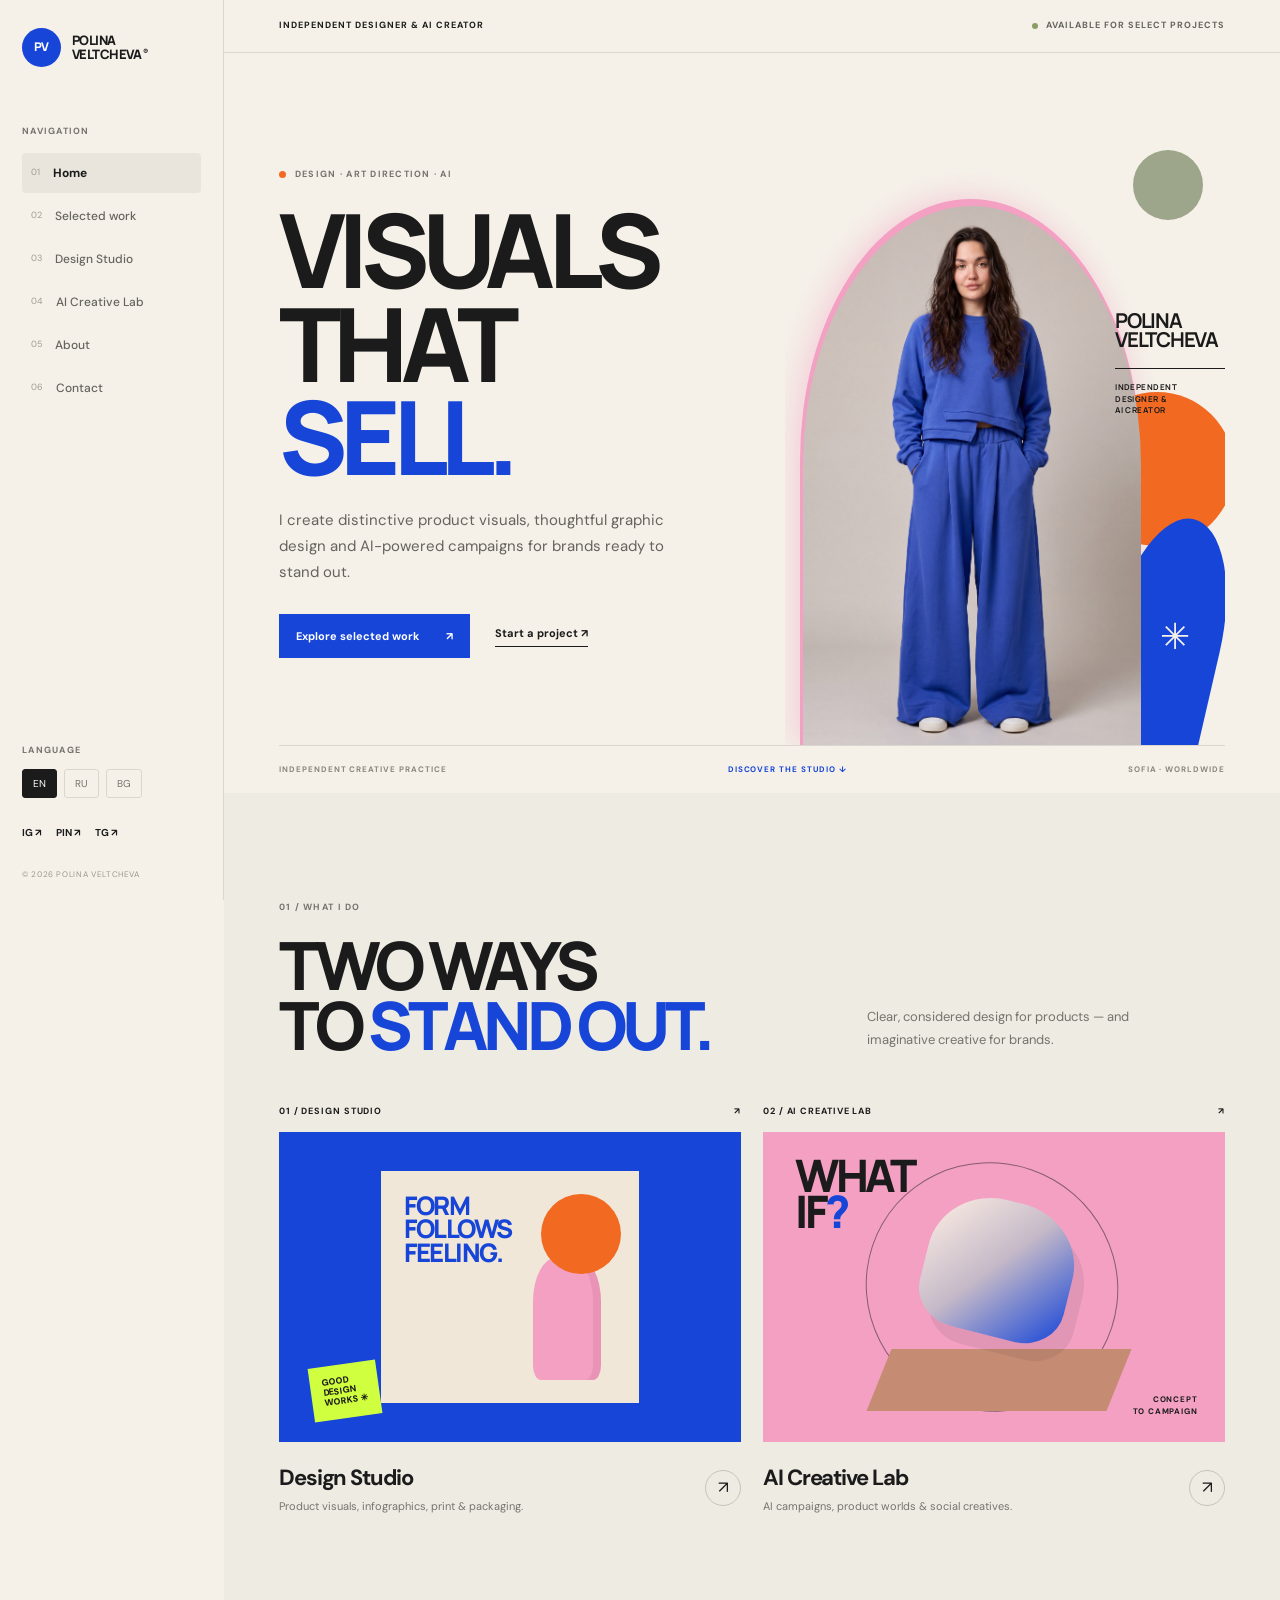
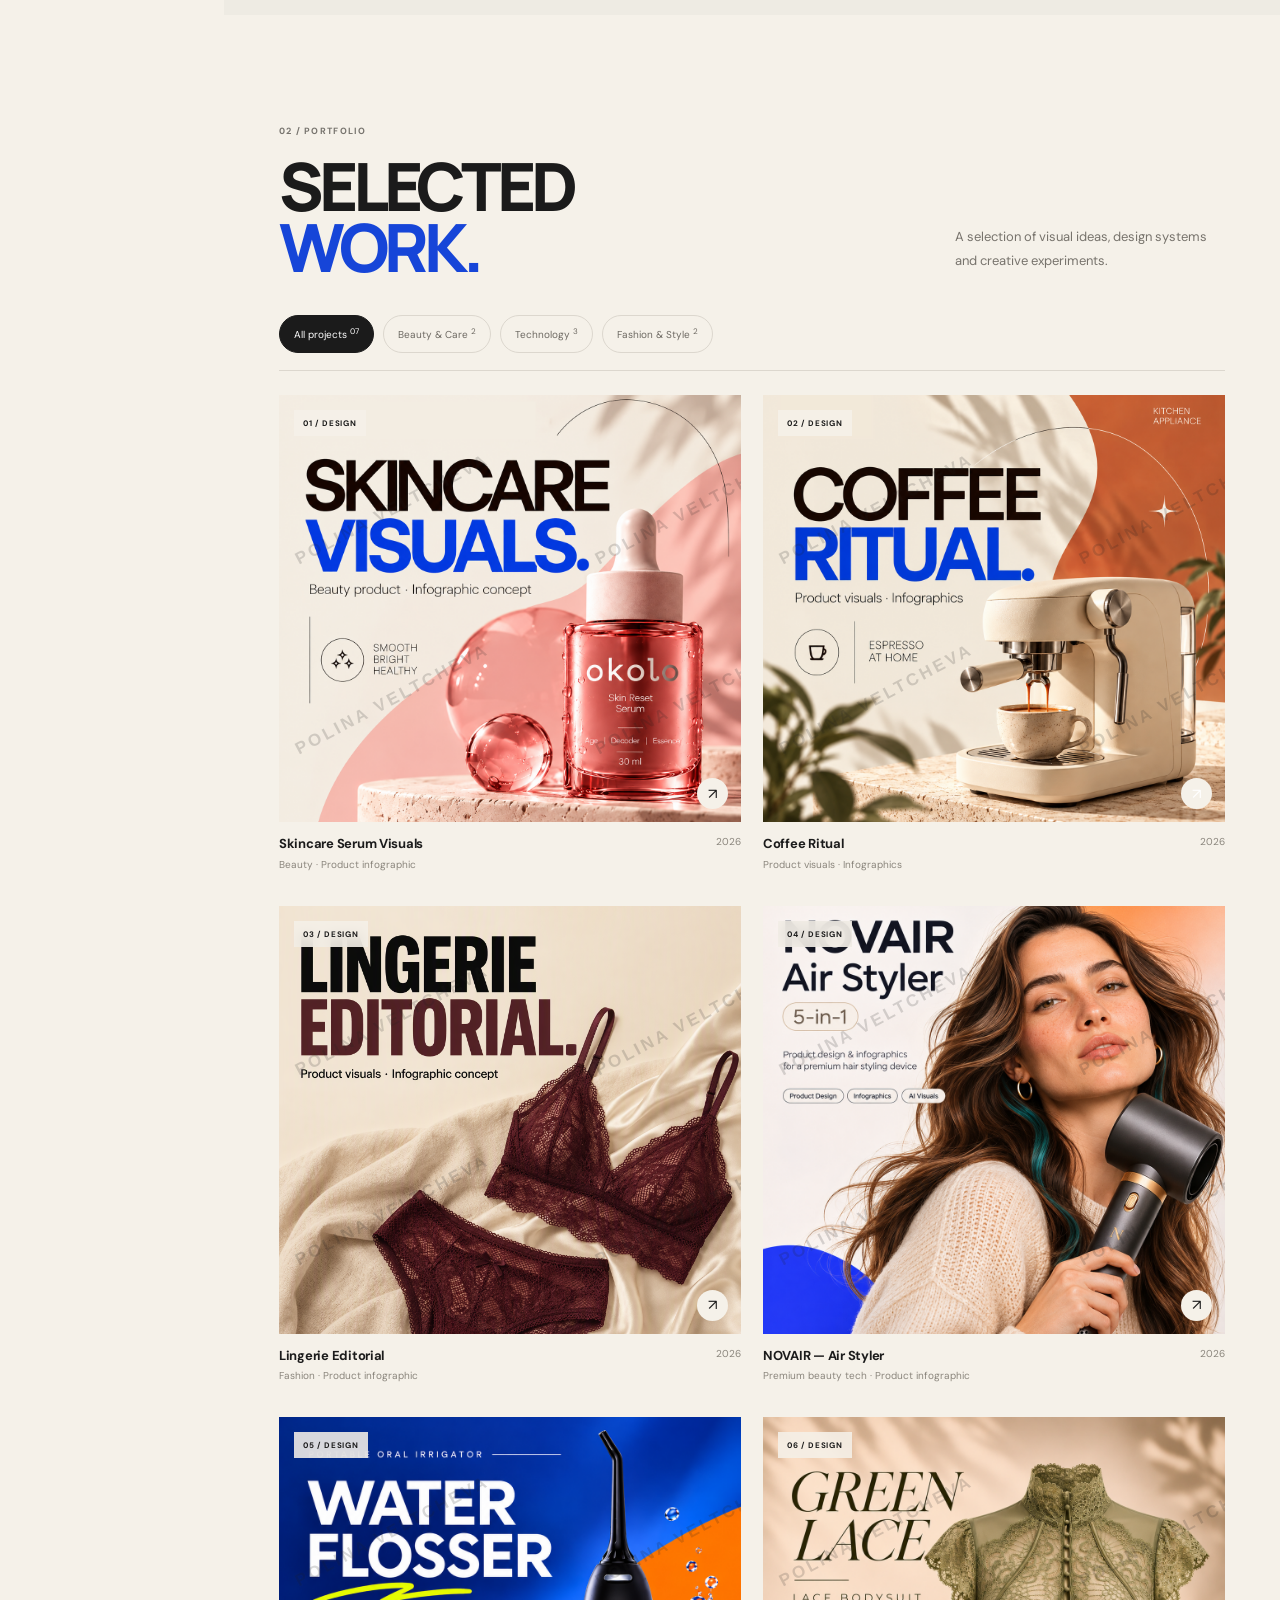
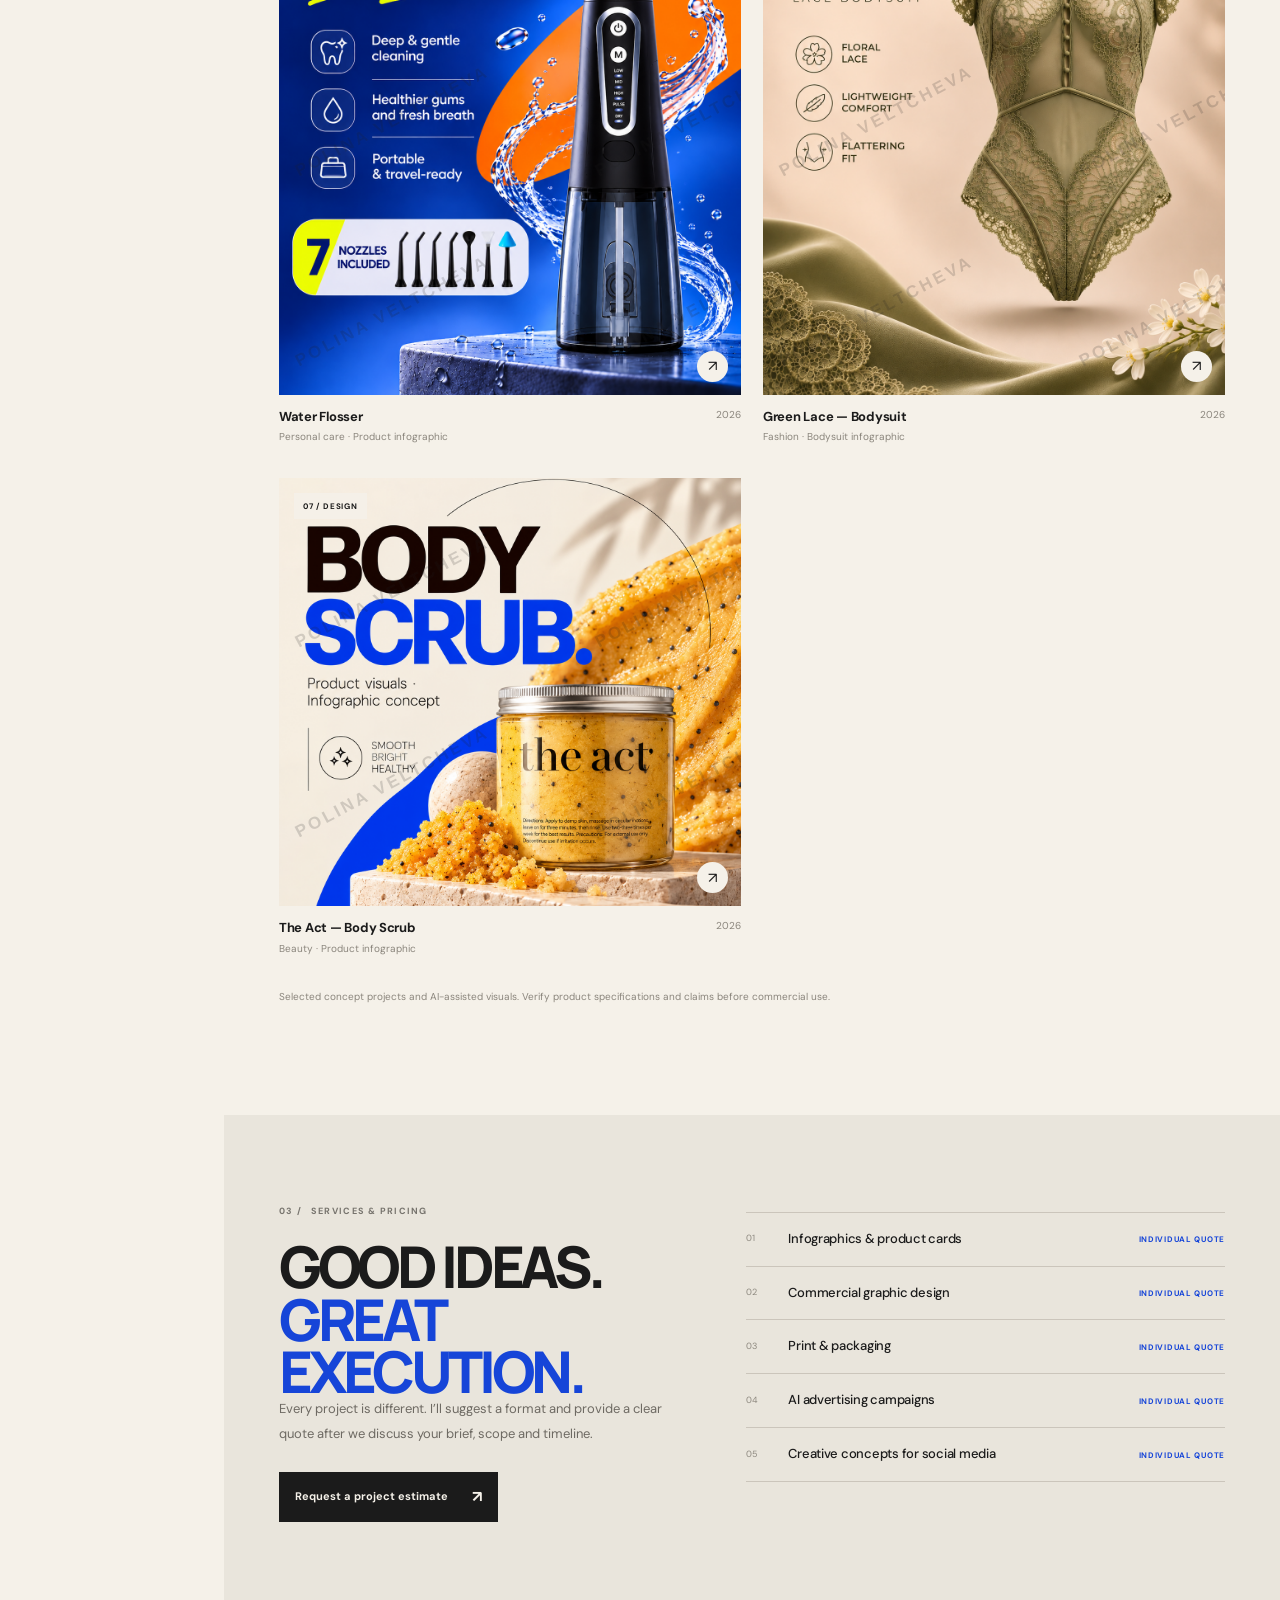
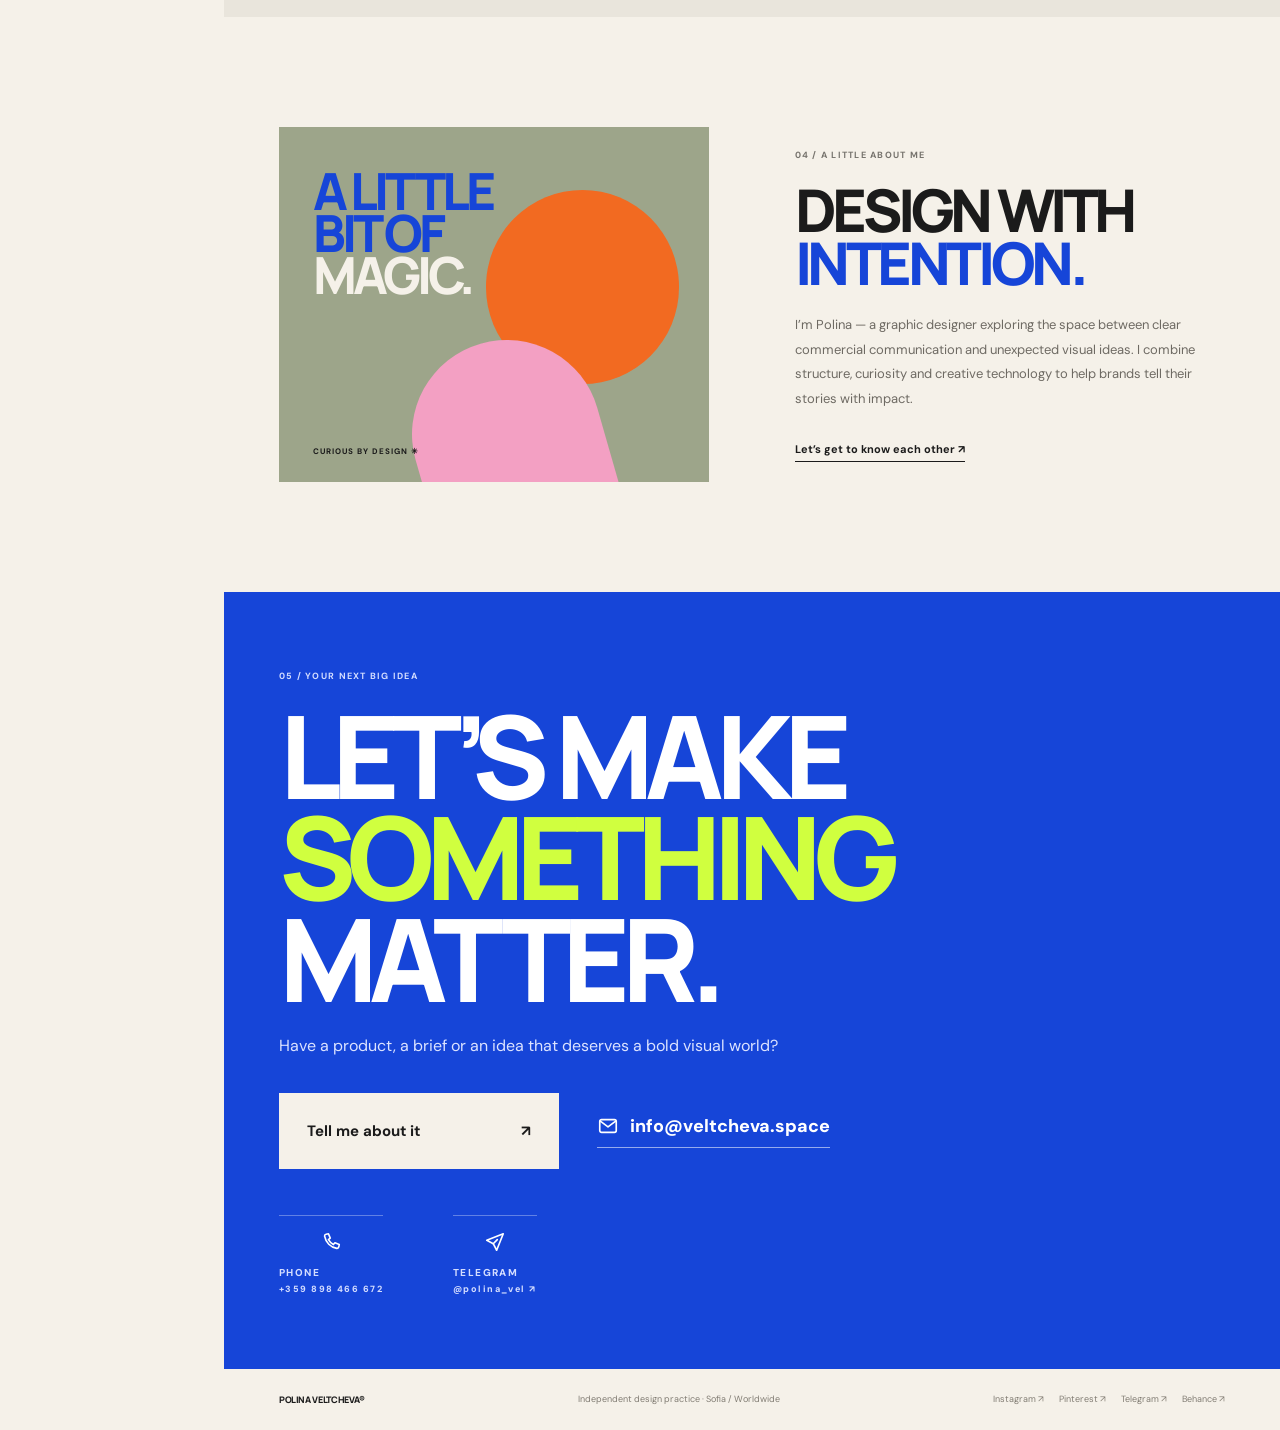
<file: index.html>
<!doctype html>
<html lang="en">
<head>
  <meta charset="utf-8"><meta name="viewport" content="width=device-width, initial-scale=1">
  <meta name="description" content="Graphic design, product visuals and AI-powered creative campaigns by Polina Veltcheva.">
  <meta property="og:type" content="website">
  <meta property="og:site_name" content="Polina Veltcheva">
  <meta property="og:title" content="Polina Veltcheva — Design & AI Creative">
  <meta property="og:description" content="Graphic design, product visuals and AI-powered creative campaigns by Polina Veltcheva.">
  <meta property="og:url" content="https://veltcheva.space/">
  <meta property="og:image" content="https://veltcheva.space/assets/images/og-cover.jpg">
  <meta property="og:image:secure_url" content="https://veltcheva.space/assets/images/og-cover.jpg">
  <meta property="og:image:type" content="image/jpeg">
  <meta property="og:image:width" content="1200">
  <meta property="og:image:height" content="630">
  <meta name="twitter:card" content="summary_large_image">
  <meta name="twitter:title" content="Polina Veltcheva — Design & AI Creative">
  <meta name="twitter:description" content="Graphic design, product visuals and AI-powered creative campaigns by Polina Veltcheva.">
  <meta name="twitter:image" content="https://veltcheva.space/assets/images/og-cover.jpg">
  <meta name="theme-color" content="#f5f1e9">
  <link rel="icon" href="/favicon.ico" sizes="any">
  <link rel="icon" type="image/svg+xml" href="/favicon.svg">
  <link rel="icon" type="image/png" sizes="16x16" href="/favicon-16x16.png">
  <link rel="icon" type="image/png" sizes="32x32" href="/favicon-32x32.png">
  <link rel="apple-touch-icon" href="/apple-touch-icon.png">
  <link rel="manifest" href="/site.webmanifest">
  <title>Polina Veltcheva — Design & AI Creative</title>
  <link rel="preconnect" href="https://fonts.googleapis.com"><link rel="preconnect" href="https://fonts.gstatic.com" crossorigin>
  <link href="https://fonts.googleapis.com/css2?family=DM+Sans:wght@400;500;600;700&family=Manrope:wght@400;500;600;700;800&display=swap" rel="stylesheet">
  <link rel="stylesheet" href="styles.css">
</head>
<body>
  <aside class="sidebar" id="sidebar">
    <a class="brand" href="#home" aria-label="Polina Veltcheva home"><span class="brand-mark">PV</span><span>POLINA<br>VELTCHEVA<span class="reg">®</span></span></a>
    <div class="side-label" data-i18n="navLabel">NAVIGATION</div>
    <nav class="side-nav" aria-label="Main navigation">
      <a class="nav-link active" href="#home"><span>01</span><b data-i18n="navHome">Home</b></a>
      <a class="nav-link" href="#work"><span>02</span><b data-i18n="navWork">Selected work</b></a>
      <a class="nav-link" href="design-studio.html"><span>03</span><b>Design Studio</b></a>
      <a class="nav-link" href="#ai-lab"><span>04</span><b>AI Creative Lab</b></a>
      <a class="nav-link" href="#about"><span>05</span><b data-i18n="navAbout">About</b></a>
      <a class="nav-link" href="#contact"><span>06</span><b data-i18n="navContact">Contact</b></a>
    </nav>
    <div class="sidebar-bottom">
      <div class="side-label" data-i18n="languageLabel">LANGUAGE</div>
      <div class="language-switch" role="group" aria-label="Language"><button class="lang active" data-lang="en">EN</button><button class="lang" data-lang="ru">RU</button><button class="lang" data-lang="bg">BG</button></div>
      <div class="social-mini"><a href="#contact" aria-label="Instagram">IG ↗</a><a href="#contact" aria-label="Pinterest">PIN ↗</a><a href="#contact" aria-label="Telegram">TG ↗</a></div>
      <p class="side-note">© <span id="year"></span> POLINA VELTCHEVA</p>
    </div>
  </aside>
  <button class="menu-toggle" id="menuToggle" aria-label="Open navigation" aria-expanded="false">☰</button>
  <main class="main-content" id="home">
    <header class="topline"><span data-i18n="topline">INDEPENDENT DESIGNER & AI CREATOR</span><span class="availability"><i></i><span data-i18n="available">AVAILABLE FOR SELECT PROJECTS</span></span></header>
    <section class="hero section-pad">
      <div class="hero-copy">
        <p class="eyebrow"><span class="eyebrow-dot"></span><span data-i18n="heroEyebrow">DESIGN · ART DIRECTION · AI</span></p>
        <h1 data-i18n-html="heroTitle">VISUALS<br>THAT <em>SELL.</em></h1>
        <p class="hero-description" data-i18n="heroDesc">I create distinctive product visuals, thoughtful graphic design and AI-powered campaigns for brands ready to stand out.</p>
        <div class="hero-actions"><a class="button button-blue" href="#work"><span data-i18n="exploreWork">Explore selected work</span><span>↗</span></a><a class="text-link" href="#contact"><span data-i18n="startProject">Start a project</span> ↗</a></div>
      </div>
      <div class="hero-art hero-portrait" aria-label="Portrait of Polina Veltcheva in the original photograph">
        <div class="portrait-arch"></div><div class="portrait-orange"></div><div class="portrait-blue"></div><div class="portrait-green"></div>
        <img class="hero-portrait-photo" src="assets/images/47592904-0-0.jpg" alt="Polina Veltcheva wearing a cobalt-blue outfit" fetchpriority="high">
        <div class="portrait-lockup"><strong>POLINA<br>VELTCHEVA</strong><span>INDEPENDENT<br>DESIGNER &amp;<br>AI CREATOR</span></div><div class="portrait-star">✳</div>
      </div>
      <div class="hero-bottom"><span data-i18n="heroFootLeft">INDEPENDENT CREATIVE PRACTICE</span><a href="#directions" data-i18n="discover">DISCOVER THE STUDIO ↓</a><span>SOFIA · WORLDWIDE</span></div>
    </section>
    <section class="directions section-pad" id="directions">
      <div class="section-heading"><p class="eyebrow">01 / WHAT I DO</p><h2 data-i18n-html="directionsTitle">TWO WAYS<br>TO <em>STAND OUT.</em></h2><p data-i18n="directionsDesc">Clear, considered design for products — and imaginative creative for brands.</p></div>
      <div class="direction-grid">
        <a class="direction-card design-card" id="design" href="design-studio.html">
          <div class="direction-top"><span>01 / DESIGN STUDIO</span><span>↗</span></div>
          <div class="design-visual"><div class="cream-product"><span>FORM<br>FOLLOWS<br>FEELING.</span><div class="product-bottle"></div><div class="product-orb"></div></div><div class="mini-sticker">GOOD<br>DESIGN<br>WORKS ✳</div></div>
          <div class="direction-bottom"><div><h3>Design Studio</h3><p data-i18n="designDesc">Product visuals, infographics, print & packaging.</p></div><span class="round-arrow">↗</span></div>
        </a>
        <a class="direction-card ai-card" id="ai-lab" href="#work" data-filter-link="ai">
          <div class="direction-top"><span>02 / AI CREATIVE LAB</span><span>↗</span></div>
          <div class="ai-visual"><div class="ai-orbit"></div><div class="ai-pedestal"></div><div class="ai-object"></div><div class="ai-word">WHAT<br>IF<span>?</span></div><div class="ai-tag">CONCEPT<br>TO CAMPAIGN</div></div>
          <div class="direction-bottom"><div><h3>AI Creative Lab</h3><p data-i18n="aiDesc">AI campaigns, product worlds & social creatives.</p></div><span class="round-arrow">↗</span></div>
        </a>
      </div>
    </section>
    <section class="work section-pad" id="work">
      <div class="work-heading"><div><p class="eyebrow">02 / PORTFOLIO</p><h2 data-i18n-html="workTitle">SELECTED<br><em>WORK.</em></h2></div><p data-i18n="workDesc">A selection of visual ideas, design systems and creative experiments.</p></div>
      <div class="filters" role="group" aria-label="Filter projects"><button class="filter active" data-filter="all" data-i18n="filterAll" aria-pressed="true">All projects <sup>07</sup></button><button class="filter" data-filter="beauty-care" data-i18n="filterBeautyCare" aria-pressed="false">Beauty &amp; Care <sup>2</sup></button><button class="filter" data-filter="tech" data-i18n="filterTech" aria-pressed="false">Technology <sup>3</sup></button><button class="filter" data-filter="fashion-style" data-i18n="filterFashionStyle" aria-pressed="false">Fashion &amp; Style <sup>2</sup></button></div>
      <div class="project-grid" id="projectGrid">
        <article class="project-card" data-sector="beauty-care" data-category="ai"><a href="case-study.html?id=beauty" class="project-image protected-media project-beauty"><img class="project-photo" src="assets/images/skincare-cover.png" alt="Beauty serum product visual concept" loading="lazy"><span class="project-index">01 / DESIGN</span><span class="image-arrow">↗</span></a><div class="project-meta"><div><h3 data-i18n="projectBeauty">The Ordinary — Skincare Visuals</h3><p data-i18n="projectBeautyCat">Beauty · Product infographic</p></div><span>2026</span></div></article>
        <article class="project-card" data-sector="tech" data-category="design"><a href="case-study.html?id=orbit" class="project-image protected-media project-orbit"><img class="project-photo" src="assets/images/coffee-cover.png" alt="Cream espresso machine product infographic" loading="lazy"><span class="project-index">02 / DESIGN</span><span class="image-arrow">↗</span></a><div class="project-meta"><div><h3 data-i18n="projectOrbit">Coffee Ritual</h3><p data-i18n="projectOrbitCat">Product visuals · Infographics</p></div><span>2026</span></div></article>
        <article class="project-card" data-sector="fashion-style" data-category="design"><a href="case-study.html?id=editorial" class="project-image protected-media project-editorial"><img class="project-photo" src="assets/images/lingerie-cover.png" alt="Burgundy lace lingerie editorial concept" loading="lazy"><span class="project-index">03 / DESIGN</span><span class="image-arrow">↗</span></a><div class="project-meta"><div><h3 data-i18n="projectEditorial">Lingerie Editorial</h3><p data-i18n="projectEditorialCat">Fashion · Product infographic</p></div><span>2026</span></div></article>
        <article class="project-card" data-sector="tech" data-category="design"><a href="case-study.html?id=novair" class="project-image protected-media project-novair"><img class="project-photo" src="assets/images/hair-dryer-cover.png" alt="NOVAIR Air Styler premium product campaign featuring UNA" loading="lazy"><span class="project-index">04 / DESIGN</span><span class="image-arrow">↗</span></a><div class="project-meta"><div><h3>NOVAIR — Air Styler</h3><p>Premium beauty tech · Product infographic</p></div><span>2026</span></div></article>
        <article class="project-card" data-sector="tech" data-category="design"><a href="case-study.html?id=water-flosser" class="project-image protected-media project-clay"><img class="project-photo" src="assets/images/water-flosser-cover.png" alt="Portable water flosser product infographic series" loading="lazy"><span class="project-index">05 / DESIGN</span><span class="image-arrow">↗</span></a><div class="project-meta"><div><h3 data-i18n="projectClay">Water Flosser</h3><p data-i18n="projectClayCat">Personal care · Product infographic</p></div><span>2026</span></div></article>
        <article class="project-card" data-sector="fashion-style" data-category="design"><a href="case-study.html?id=motion" class="project-image protected-media project-motion"><img class="project-photo" src="assets/images/Green_lace-cover.png" alt="Sage green lace bodysuit displayed on an invisible mannequin" loading="lazy"><span class="project-index">06 / DESIGN</span><span class="image-arrow">↗</span></a><div class="project-meta"><div><h3 data-i18n="projectMotion">Green Lace — Bodysuit</h3><p data-i18n="projectMotionCat">Fashion · Bodysuit infographic</p></div><span>2026</span></div></article>
        <article class="project-card" data-sector="beauty-care" data-category="design"><a href="case-study.html?id=scrub" class="project-image protected-media project-scrub"><img class="project-photo" src="assets/images/scrub-cover.png" alt="The Act body scrub product infographic series" loading="lazy"><span class="project-index">07 / DESIGN</span><span class="image-arrow">↗</span></a><div class="project-meta"><div><h3 data-i18n="projectScrub">The Act — Body Scrub</h3><p data-i18n="projectScrubCat">Beauty · Product infographic</p></div><span>2026</span></div></article>
      </div>
      <p class="prototype-note" data-i18n="prototypeNote">Selected concept projects and AI-assisted visuals. Product specifications and claims should be verified before commercial use.</p>
    </section>
    <section class="services section-pad pricing-section" id="services">
      <div class="pricing-intro">
        <p class="eyebrow">03 / <span data-i18n="pricingEyebrow">SERVICES & PRICING</span></p>
        <h2 data-i18n-html="servicesTitle">GOOD IDEAS.<br><em>GREAT EXECUTION.</em></h2>
        <p class="pricing-note" data-i18n="pricingIntro">Every project is different. I’ll suggest a format and provide a clear quote after we discuss your brief, scope and timeline.</p>
        <a class="pricing-cta" href="#contact"><span data-i18n="pricingCta">Request a project estimate</span><span>↗</span></a>
      </div>
      <div class="service-list pricing-list">
        <div><span>01</span><h3 data-i18n="service1">Infographics & product cards</h3><b data-i18n="priceOnRequest">INDIVIDUAL QUOTE</b></div>
        <div><span>02</span><h3 data-i18n="service2">Commercial graphic design</h3><b data-i18n="priceOnRequest">INDIVIDUAL QUOTE</b></div>
        <div><span>03</span><h3 data-i18n="service3">Print & packaging</h3><b data-i18n="priceOnRequest">INDIVIDUAL QUOTE</b></div>
        <div><span>04</span><h3 data-i18n="service4">AI advertising campaigns</h3><b data-i18n="priceOnRequest">INDIVIDUAL QUOTE</b></div>
        <div><span>05</span><h3 data-i18n="service5">Creative concepts for social media</h3><b data-i18n="priceOnRequest">INDIVIDUAL QUOTE</b></div>
      </div>
    </section>
    <section class="about section-pad" id="about"><div class="about-art"><div class="about-blue">A LITTLE<br>BIT OF<br><i>MAGIC.</i></div><div class="about-orange"></div><div class="about-pink"></div><span>CURIOUS BY DESIGN ✳</span></div><div class="about-copy"><p class="eyebrow">04 / A LITTLE ABOUT ME</p><h2 data-i18n-html="aboutTitle">DESIGN WITH<br><em>INTENTION.</em></h2><p data-i18n="aboutText">I’m Polina — a graphic designer exploring the space between clear commercial communication and unexpected visual ideas. I combine structure, curiosity and creative technology to help brands tell their stories with impact.</p><a class="text-link" href="#contact"><span data-i18n="moreAbout">Let's get to know each other</span> ↗</a></div></section>
    <section class="contact section-pad" id="contact"><div class="contact-inner">
      <p class="eyebrow">05 / YOUR NEXT BIG IDEA</p>
      <h2 data-i18n-html="contactTitle">LET’S MAKE<br><em>SOMETHING</em><br>MATTER.</h2>
      <p class="contact-description" data-i18n="contactDesc">Have a product, a brief or an idea that deserves a bold visual world?</p>
      <div class="contact-actions">
        <a class="button button-cream" href="mailto:info@veltcheva.space"><span data-i18n="contactButton">Tell me about it</span><span>↗</span></a>
        <a class="contact-email" href="mailto:info@veltcheva.space"><svg class="contact-icon" viewBox="0 0 24 24" aria-hidden="true"><rect x="3" y="5" width="18" height="14" rx="2"></rect><path d="m4 7 8 6 8-6"></path></svg><span>info@veltcheva.space</span></a>
      </div>
      <div class="contact-details">
        <a href="tel:+359898466672"><svg class="contact-icon" viewBox="0 0 24 24" aria-hidden="true"><path d="M6.6 3.5 9.2 3l2 4.7-2 1.7a15 15 0 0 0 5.4 5.4l1.7-2 4.7 2-.5 2.6a2 2 0 0 1-2.2 1.6A16.5 16.5 0 0 1 5 5.7a2 2 0 0 1 1.6-2.2Z"></path></svg><span><small>PHONE</small>+359 898 466 672</span></a>
        <a href="https://t.me/polina_vel" target="_blank" rel="noopener noreferrer"><svg class="contact-icon" viewBox="0 0 24 24" aria-hidden="true"><path d="m21 3-7.2 18-3.7-7.1L3 10.2 21 3Z"></path><path d="m10.1 13.9 4.4-4.4"></path></svg><span><small>TELEGRAM</small>@polina_vel ↗</span></a>
      </div>
    </div></section>
    <footer class="footer"><a class="footer-brand" href="#home">POLINA VELTCHEVA®</a><span data-i18n="footerLine">Independent design practice · Sofia / Worldwide</span><div><a href="#contact">Instagram ↗</a><a href="#contact">Pinterest ↗</a><a href="#contact">Telegram ↗</a><a href="#contact">Behance ↗</a></div></footer>
  </main>
  <script src="script.js"></script>
</body>
</html>
</file>
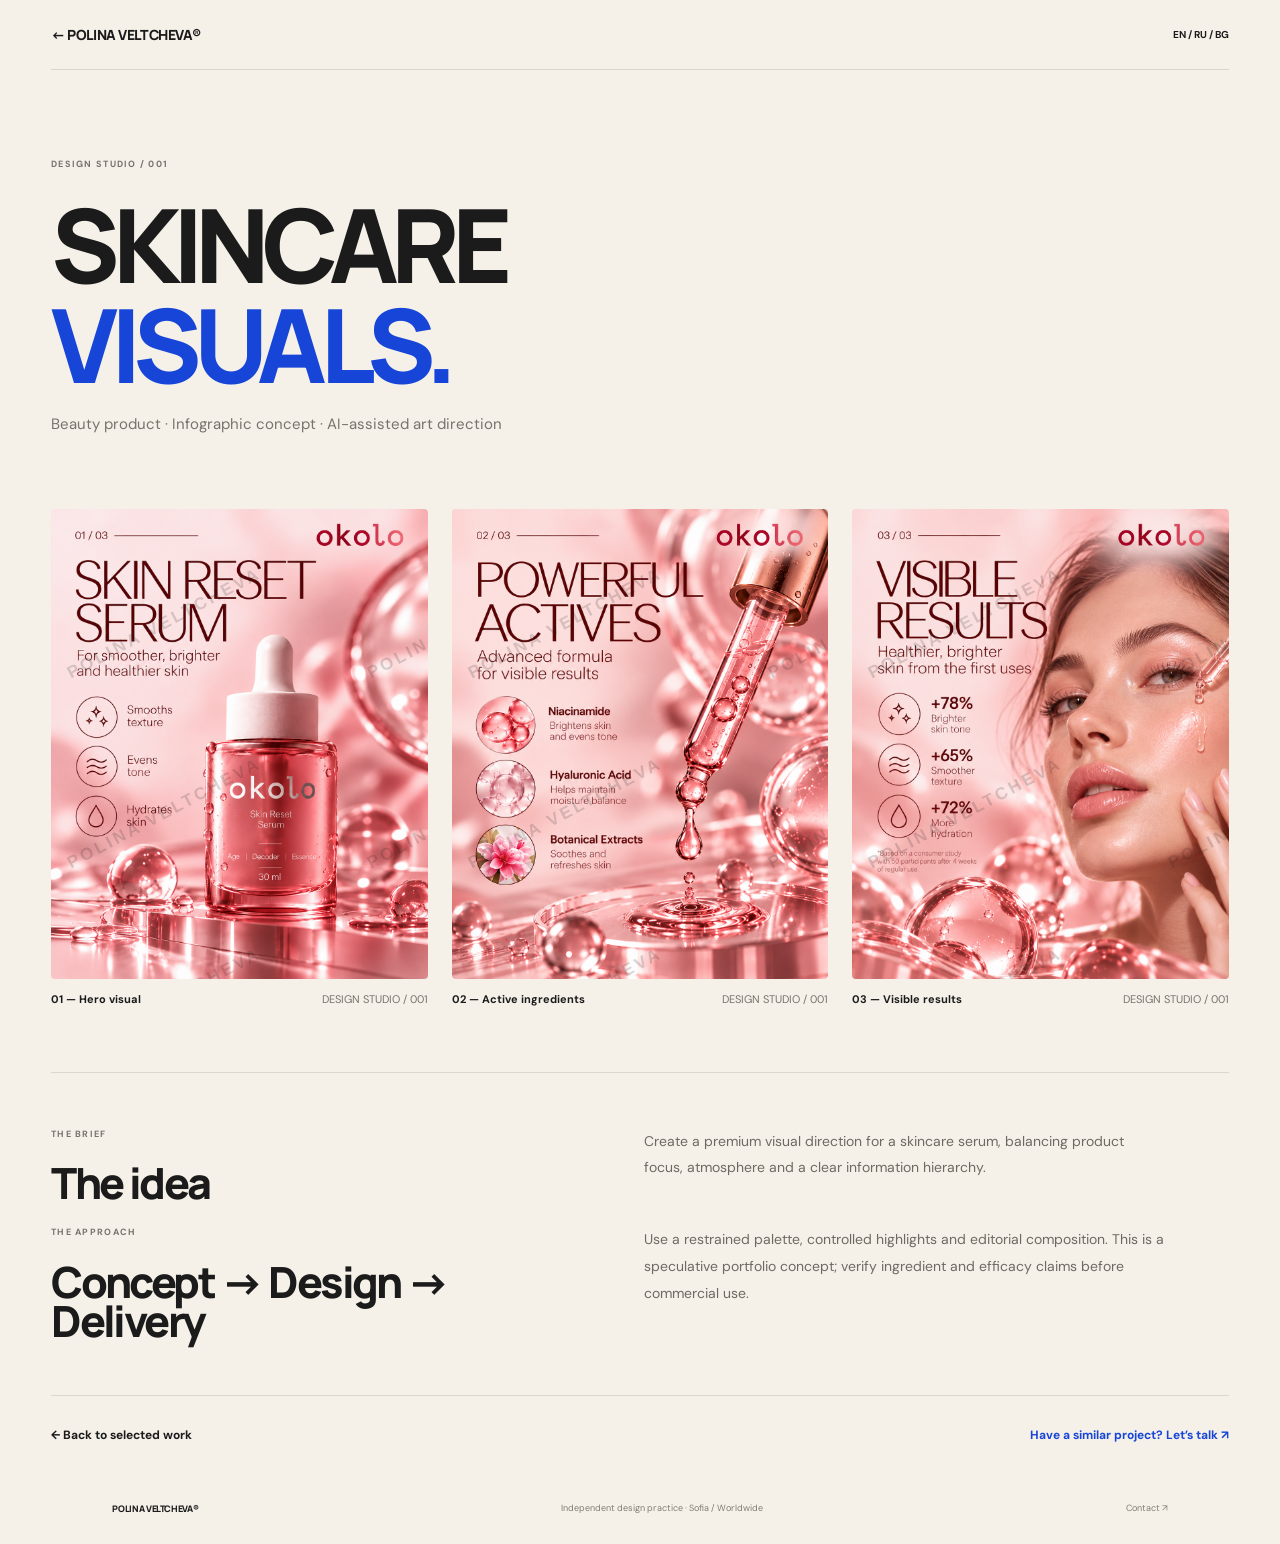
<file: case-study.html>
<!doctype html>
<html lang="en">
<head>
  <meta charset="utf-8">
  <meta name="viewport" content="width=device-width, initial-scale=1">
  <meta name="description" content="Selected design and AI creative project by Polina Veltcheva.">
  <title>Project — Polina Veltcheva</title>
  <link rel="preconnect" href="https://fonts.googleapis.com">
  <link href="https://fonts.googleapis.com/css2?family=DM+Sans:wght@400;500;600;700&family=Manrope:wght@400;500;600;700;800&display=swap" rel="stylesheet">
  <link rel="stylesheet" href="styles.css">
  <link rel="stylesheet" href="case-study.css">
</head>
<body>
  <main class="case-main">
    <header class="case-top">
      <a class="footer-brand" href="index.html">← POLINA VELTCHEVA®</a>
      <div class="language-switch">
        <a href="index.html">EN / RU / BG</a>
      </div>
    </header>

    <section class="case-hero">
      <p class="eyebrow" id="caseType">PORTFOLIO / CASE STUDY</p>
      <h1 id="caseTitle">A CREATIVE<br><em>CASE STUDY.</em></h1>
      <p id="caseSubtitle">Concept, art direction and visual execution.</p>
    </section>

    <section class="case-gallery" id="caseGallery" aria-label="Project gallery"></section>

    <section class="case-details">
      <div>
        <p class="eyebrow">THE BRIEF</p>
        <h2 id="briefTitle">The idea</h2>
      </div>
      <p id="briefText"></p>

      <div>
        <p class="eyebrow">THE APPROACH</p>
        <h2>Concept → Design → Delivery</h2>
      </div>
      <p id="approachText"></p>
    </section>

    <section class="case-next">
      <a href="index.html#work">← Back to selected work</a>
      <a href="mailto:hello@yourdomain.com">Have a similar project? Let’s talk ↗</a>
    </section>

    <footer class="footer">
      <a class="footer-brand" href="index.html">POLINA VELTCHEVA®</a>
      <span>Independent design practice · Sofia / Worldwide</span>
      <div><a href="index.html#contact">Contact ↗</a></div>
    </footer>
  </main>
  <script src="case-study.js"></script>
</body>
</html>
</file>
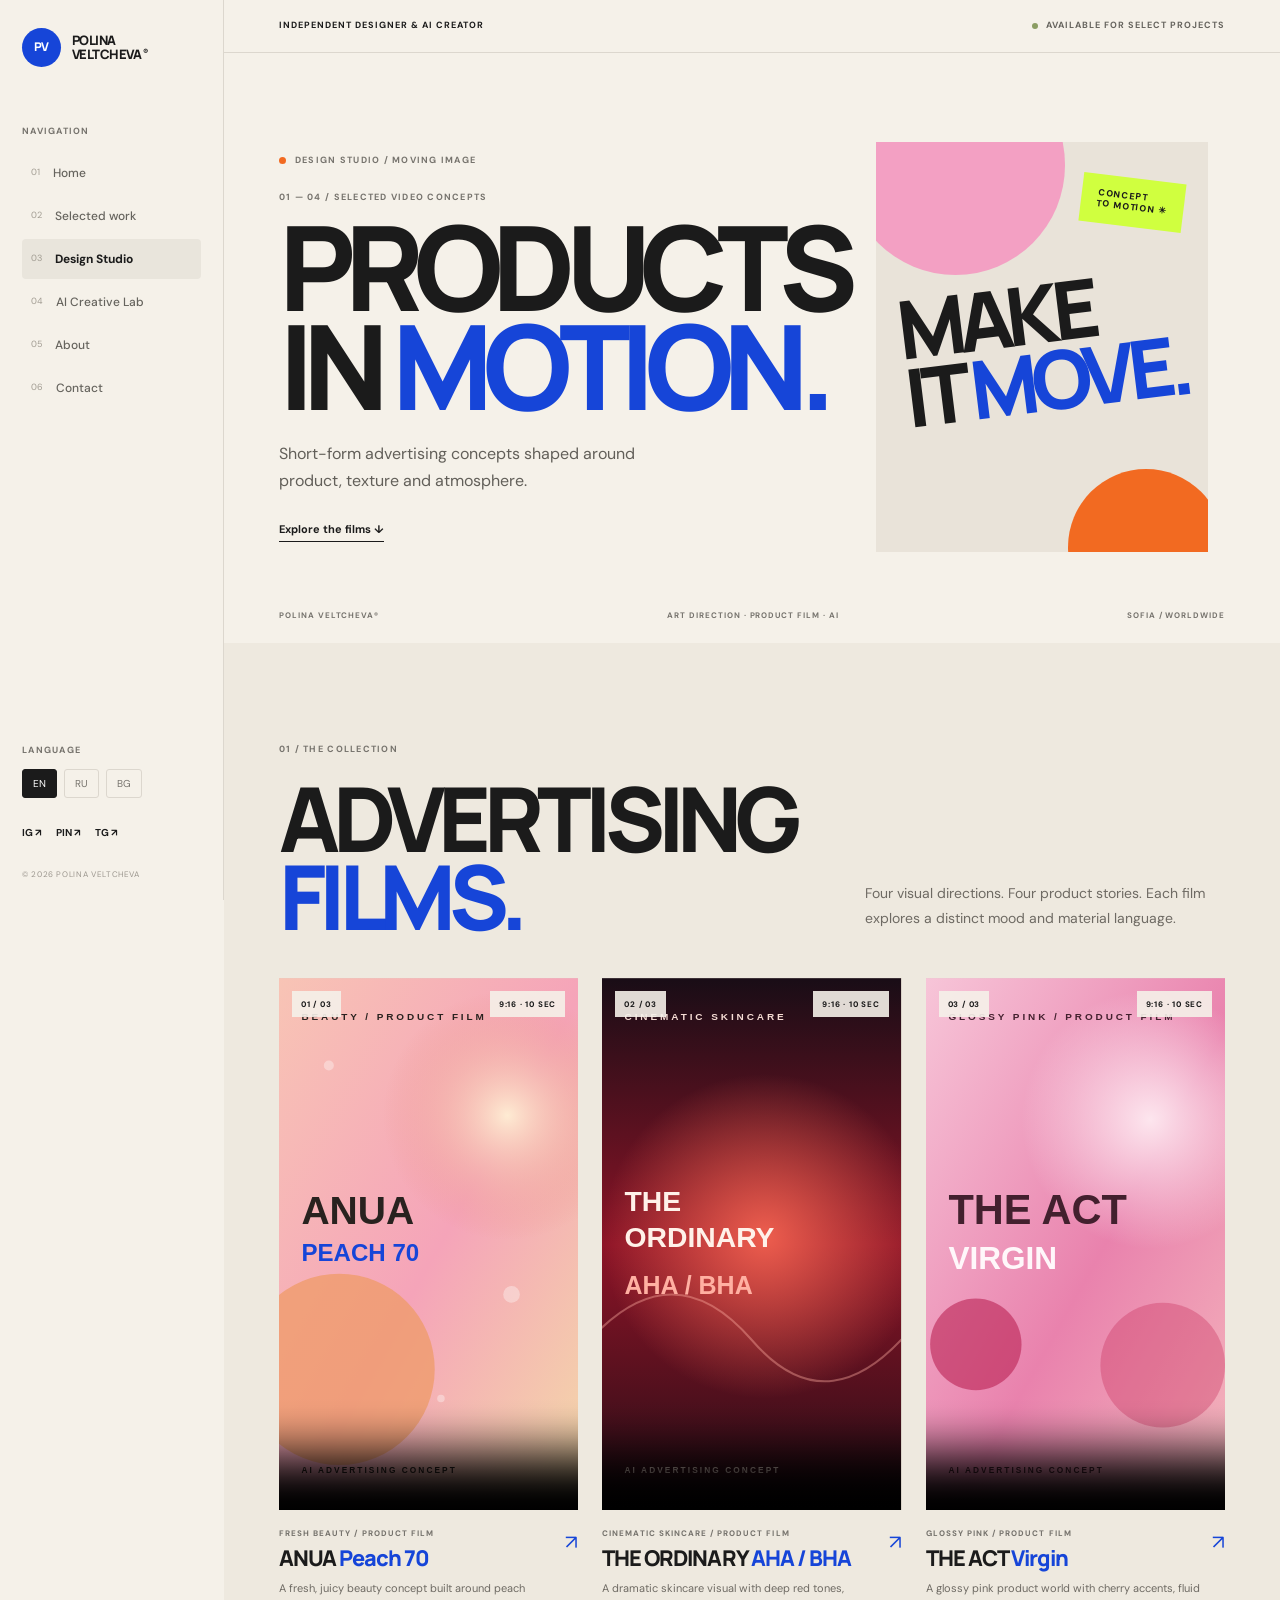
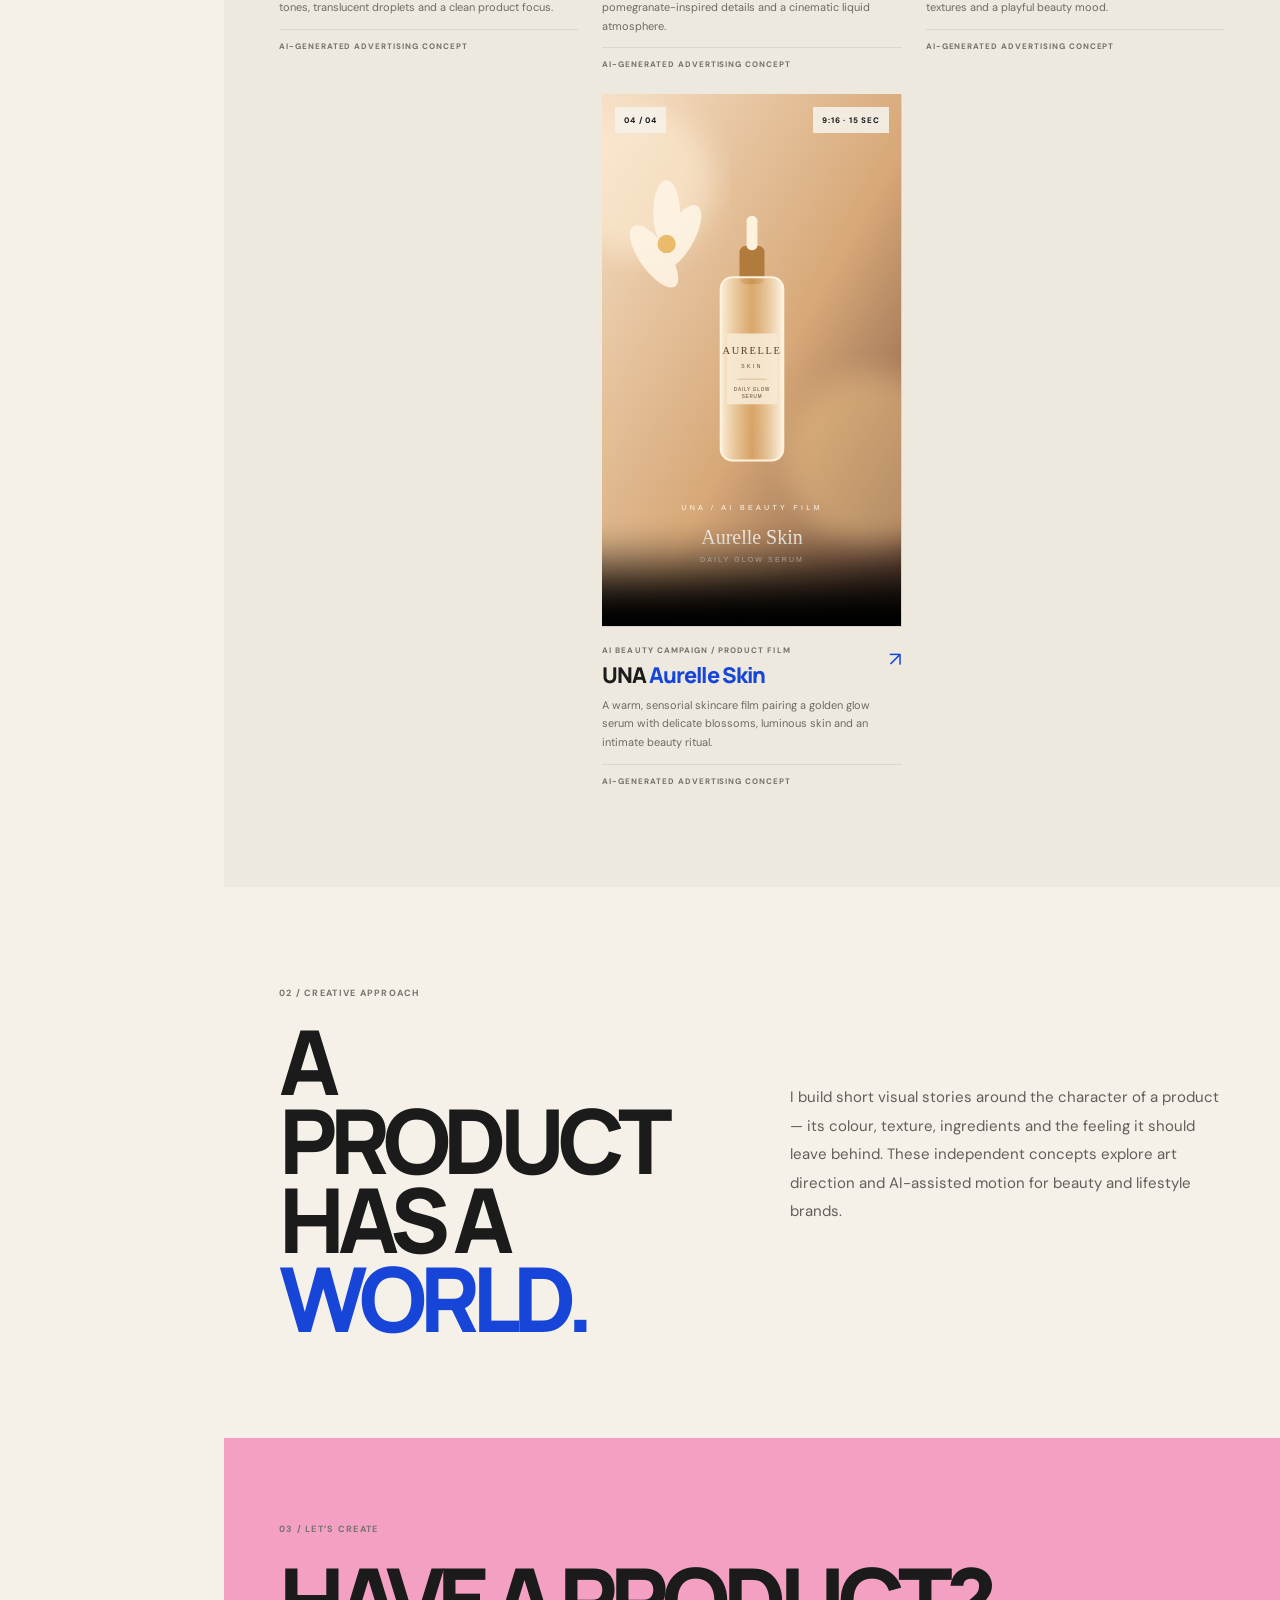
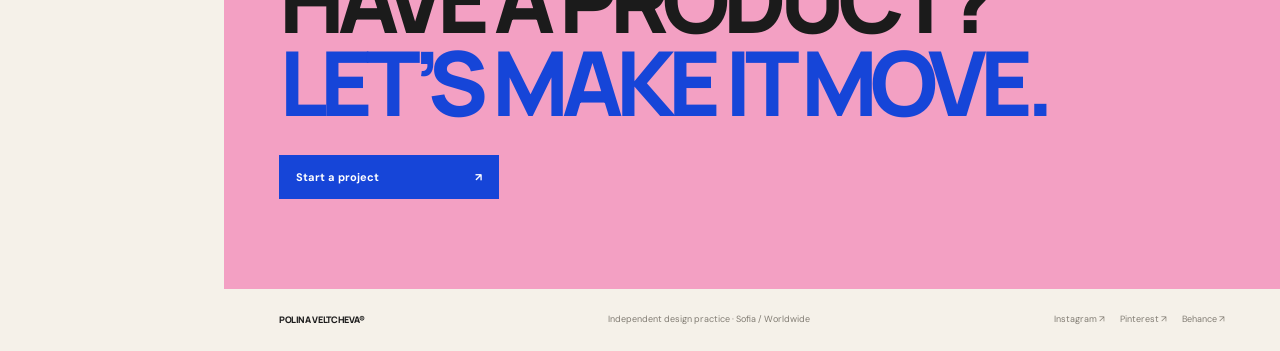
<file: design-studio.html>
<!doctype html>
<html lang="en">
<head>
  <meta charset="utf-8">
  <meta name="viewport" content="width=device-width, initial-scale=1">
  <meta name="description" content="Selected advertising video concepts and AI-assisted product films by Polina Veltcheva.">
  <meta property="og:type" content="website">
  <meta property="og:title" content="Design Studio — Polina Veltcheva">
  <meta property="og:description" content="Advertising video concepts, product films and visual storytelling.">
  <meta property="og:url" content="https://veltcheva.space/design-studio.html">
  <meta name="theme-color" content="#f5f1e9">
  <link rel="icon" href="/favicon.ico" sizes="any">
  <link rel="icon" type="image/svg+xml" href="/favicon.svg">
  <link rel="icon" type="image/png" sizes="16x16" href="/favicon-16x16.png">
  <link rel="icon" type="image/png" sizes="32x32" href="/favicon-32x32.png">
  <link rel="apple-touch-icon" href="/apple-touch-icon.png">
  <link rel="manifest" href="/site.webmanifest">
  <title>Design Studio — Polina Veltcheva</title>
  <link rel="preconnect" href="https://fonts.googleapis.com">
  <link rel="preconnect" href="https://fonts.gstatic.com" crossorigin>
  <link href="https://fonts.googleapis.com/css2?family=DM+Sans:wght@400;500;600;700&family=Manrope:wght@400;500;600;700;800&display=swap" rel="stylesheet">
  <link rel="stylesheet" href="styles.css">
  <link rel="stylesheet" href="design-studio.css">
</head>
<body>
  <aside class="sidebar" id="sidebar">
    <a class="brand" href="index.html" aria-label="Polina Veltcheva home"><span class="brand-mark">PV</span><span>POLINA<br>VELTCHEVA<span class="reg">®</span></span></a>
    <div class="side-label" data-i18n="navLabel">NAVIGATION</div>
    <nav class="side-nav" aria-label="Main navigation">
      <a class="nav-link" href="index.html"><span>01</span><b data-i18n="navHome">Home</b></a>
      <a class="nav-link" href="index.html#work"><span>02</span><b data-i18n="navWork">Selected work</b></a>
      <a class="nav-link active" href="design-studio.html"><span>03</span><b>Design Studio</b></a>
      <a class="nav-link" href="index.html#ai-lab"><span>04</span><b>AI Creative Lab</b></a>
      <a class="nav-link" href="index.html#about"><span>05</span><b data-i18n="navAbout">About</b></a>
      <a class="nav-link" href="index.html#contact"><span>06</span><b data-i18n="navContact">Contact</b></a>
    </nav>
    <div class="sidebar-bottom">
      <div class="side-label" data-i18n="languageLabel">LANGUAGE</div>
      <div class="language-switch" role="group" aria-label="Language">
        <button class="lang active" data-lang="en" aria-pressed="true">EN</button>
        <button class="lang" data-lang="ru" aria-pressed="false">RU</button>
        <button class="lang" data-lang="bg" aria-pressed="false">BG</button>
      </div>
      <div class="social-mini"><a href="index.html#contact" aria-label="Instagram">IG ↗</a><a href="index.html#contact" aria-label="Pinterest">PIN ↗</a><a href="index.html#contact" aria-label="Telegram">TG ↗</a></div>
      <p class="side-note">© <span id="year"></span> POLINA VELTCHEVA</p>
    </div>
  </aside>
  <button class="menu-toggle" id="menuToggle" aria-label="Open navigation" aria-expanded="false">☰</button>
  <main class="main-content studio-main">
    <header class="topline"><span data-i18n="topline">INDEPENDENT DESIGNER & AI CREATOR</span><span class="availability"><i></i><span data-i18n="available">AVAILABLE FOR SELECT PROJECTS</span></span></header>
    <section class="studio-hero section-pad">
      <div class="studio-hero-copy">
        <p class="eyebrow"><span class="eyebrow-dot"></span><span data-i18n="eyebrow">DESIGN STUDIO / MOVING IMAGE</span></p>
        <p class="studio-index">01 — 04 / SELECTED VIDEO CONCEPTS</p>
        <h1 data-i18n-html="heroTitle">PRODUCTS<br>IN <em>MOTION.</em></h1>
        <p class="studio-lead" data-i18n="heroText">Short-form advertising concepts shaped around product, texture and atmosphere.</p>
        <a class="text-link" href="#films"><span data-i18n="explore">Explore the films</span> ↓</a>
      </div>
      <div class="studio-hero-art" aria-hidden="true">
        <div class="studio-orb studio-orb-pink"></div><div class="studio-orb studio-orb-orange"></div>
        <div class="studio-hero-type">MAKE<br>IT <em>MOVE.</em></div>
        <span class="studio-hero-stamp">CONCEPT<br>TO MOTION ✳</span>
      </div>
      <div class="studio-hero-foot"><span>POLINA VELTCHEVA®</span><span>ART DIRECTION · PRODUCT FILM · AI</span><span>SOFIA / WORLDWIDE</span></div>
    </section>
    <section class="studio-films section-pad" id="films">
      <div class="studio-section-head">
        <div><p class="eyebrow">01 / THE COLLECTION</p><h2 data-i18n-html="collectionTitle">ADVERTISING<br><em>FILMS.</em></h2></div>
        <p data-i18n="collectionText">Four visual directions. Four product stories. Each film explores a distinct mood and material language.</p>
      </div>
      <div class="film-grid">
        <article class="film-card film-peach">
          <div class="film-media">
            <video controls playsinline preload="metadata" poster="assets/videos/posters/anua-peach-70.svg">
              <source src="assets/videos/anua-peach-70.mp4" type="video/mp4">
              <span>Your browser does not support HTML video.</span>
            </video>
            <span class="film-number">01 / 03</span><span class="film-format">9:16 · 10 SEC</span>
          </div>
          <div class="film-info"><div><p class="film-kicker" data-i18n="filmOneKicker">FRESH BEAUTY / PRODUCT FILM</p><h3>ANUA <em>Peach 70</em></h3><p data-i18n="filmOneDesc">A fresh, juicy beauty concept built around peach tones, translucent droplets and a clean product focus.</p></div><span class="film-arrow">↗</span></div>
          <p class="concept-label" data-i18n="conceptLabel">AI-GENERATED ADVERTISING CONCEPT</p>
        </article>
        <article class="film-card film-red">
          <div class="film-media">
            <video controls playsinline preload="metadata" poster="assets/videos/posters/the-ordinary-aha-bha.svg">
              <source src="assets/videos/the-ordinary-aha-bha.mp4" type="video/mp4">
              <span>Your browser does not support HTML video.</span>
            </video>
            <span class="film-number">02 / 03</span><span class="film-format">9:16 · 10 SEC</span>
          </div>
          <div class="film-info"><div><p class="film-kicker" data-i18n="filmTwoKicker">CINEMATIC SKINCARE / PRODUCT FILM</p><h3>THE ORDINARY <em>AHA / BHA</em></h3><p data-i18n="filmTwoDesc">A dramatic skincare visual with deep red tones, pomegranate-inspired details and a cinematic liquid atmosphere.</p></div><span class="film-arrow">↗</span></div>
          <p class="concept-label" data-i18n="conceptLabel">AI-GENERATED ADVERTISING CONCEPT</p>
        </article>
        <article class="film-card film-cherry">
          <div class="film-media">
            <video controls playsinline preload="metadata" poster="assets/videos/posters/the-act-virgin.svg">
              <source src="assets/videos/the-act-virgin.mp4" type="video/mp4">
              <span>Your browser does not support HTML video.</span>
            </video>
            <span class="film-number">03 / 03</span><span class="film-format">9:16 · 10 SEC</span>
          </div>
          <div class="film-info"><div><p class="film-kicker" data-i18n="filmThreeKicker">GLOSSY PINK / PRODUCT FILM</p><h3>THE ACT <em>Virgin</em></h3><p data-i18n="filmThreeDesc">A glossy pink product world with cherry accents, fluid textures and a playful beauty mood.</p></div><span class="film-arrow">↗</span></div>
          <p class="concept-label" data-i18n="conceptLabel">AI-GENERATED ADVERTISING CONCEPT</p>
        </article>
        <article class="film-card film-aurelle">
          <div class="film-media">
            <video controls playsinline preload="metadata" poster="assets/videos/posters/una-aurelle-skin.svg">
              <source src="assets/videos/una-aurelle-skin.mp4" type="video/mp4">
              <span>Your browser does not support HTML video.</span>
            </video>
            <span class="film-number">04 / 04</span><span class="film-format">9:16 · 15 SEC</span>
          </div>
          <div class="film-info"><div><p class="film-kicker" data-i18n="filmFourKicker">AI BEAUTY CAMPAIGN / PRODUCT FILM</p><h3>UNA <em>Aurelle Skin</em></h3><p data-i18n="filmFourDesc">A warm, sensorial skincare film pairing a golden glow serum with delicate blossoms, luminous skin and an intimate beauty ritual.</p></div><span class="film-arrow">↗</span></div>
          <p class="concept-label" data-i18n="conceptLabel">AI-GENERATED ADVERTISING CONCEPT</p>
        </article>
      </div>
    </section>
    <section class="studio-approach section-pad">
      <div><p class="eyebrow">02 / CREATIVE APPROACH</p><h2 data-i18n-html="approachTitle">A PRODUCT<br>HAS A <em>WORLD.</em></h2></div>
      <p data-i18n="approachText">I build short visual stories around the character of a product — its colour, texture, ingredients and the feeling it should leave behind. These independent concepts explore art direction and AI-assisted motion for beauty and lifestyle brands.</p>
    </section>
    <section class="studio-contact section-pad">
      <p class="eyebrow">03 / LET’S CREATE</p>
      <h2 data-i18n-html="contactTitle">HAVE A PRODUCT?<br><em>LET’S MAKE IT MOVE.</em></h2>
      <a class="button button-blue" href="index.html#contact"><span data-i18n="contactButton">Start a project</span><span>↗</span></a>
    </section>
    <footer class="footer"><a class="footer-brand" href="index.html">POLINA VELTCHEVA®</a><span data-i18n="footerLine">Independent design practice · Sofia / Worldwide</span><div><a href="index.html#contact">Instagram ↗</a><a href="index.html#contact">Pinterest ↗</a><a href="index.html#contact">Behance ↗</a></div></footer>
  </main>
  <script src="design-studio.js"></script>
</body>
</html>
</file>
<file: styles.css>
:root{--paper:#f5f1e9;--ink:#1b1b1b;--muted:#76736d;--blue:#1645d8;--orange:#f26a21;--pink:#f3a0c3;--green:#9da58a;--clay:#c58b73;--line:#dcd7ce;--lime:#d0ff3f;--sidebar:224px}*{box-sizing:border-box}html{scroll-behavior:smooth;scroll-padding-top:24px}body{margin:0;background:var(--paper);color:var(--ink);font-family:'DM Sans',sans-serif;font-size:14px;line-height:1.5}a{color:inherit;text-decoration:none}button{font:inherit;cursor:pointer}.sidebar{width:var(--sidebar);position:fixed;inset:0 auto 0 0;padding:28px 22px 20px;border-right:1px solid var(--line);display:flex;flex-direction:column;background:var(--paper);z-index:20}.brand{display:flex;align-items:center;gap:11px;font-family:Manrope,sans-serif;font-size:13px;line-height:1.05;font-weight:800;letter-spacing:-.04em}.brand-mark{width:39px;height:39px;display:grid;place-items:center;border-radius:50%;background:var(--blue);color:white;font-size:12px;letter-spacing:-.05em}.reg{font-size:8px;vertical-align:top;margin-left:2px}.side-label,.eyebrow{font-size:9px;font-weight:700;letter-spacing:.14em;color:var(--muted)}.side-label{margin:58px 0 14px}.side-nav{display:grid;gap:3px}.nav-link{display:flex;align-items:center;gap:13px;padding:11px 9px;border-radius:4px;font-size:12px;color:#66645e;transition:.2s}.nav-link span{font-size:9px;color:#a19c92}.nav-link b{font-weight:500}.nav-link:hover,.nav-link.active{background:#e9e5dc;color:var(--ink)}.nav-link.active b{font-weight:700}.sidebar-bottom{margin-top:auto}.sidebar-bottom .side-label{margin:0 0 12px}.language-switch{display:flex;gap:7px}.lang{border:1px solid var(--line);background:transparent;border-radius:3px;padding:6px 10px;font-size:10px;color:var(--muted)}.lang.active{background:var(--ink);border-color:var(--ink);color:white}.social-mini{display:flex;gap:14px;margin-top:27px;font-size:10px;font-weight:700}.side-note{margin:28px 0 0;color:#9b968e;font-size:8px;letter-spacing:.08em}.main-content{margin-left:var(--sidebar);max-width:1600px}.topline{height:53px;border-bottom:1px solid var(--line);display:flex;justify-content:space-between;align-items:center;padding:0 5.2%;font-size:9px;letter-spacing:.11em;font-weight:700}.availability{display:flex;align-items:center;gap:8px;color:#66645e}.availability i{width:6px;height:6px;background:#8b9d63;border-radius:50%}.section-pad{padding-left:5.2%;padding-right:5.2%}.hero{min-height:600px;display:grid;grid-template-columns:1fr .94fr;grid-template-rows:1fr auto;column-gap:4%;padding-top:72px;padding-bottom:18px}.hero-copy{align-self:center;padding:0 0 44px}.eyebrow{display:flex;align-items:center;gap:9px;margin:0 0 22px}.eyebrow-dot{width:7px;height:7px;border-radius:50%;background:var(--orange)}h1,h2,h3,p{margin-top:0}h1,h2{font-family:Manrope,sans-serif;font-weight:800;letter-spacing:-.075em;line-height:.91;margin-bottom:24px}h1{font-size:clamp(64px,8vw,124px)}h1 em,h2 em{font-style:normal;color:var(--blue)}.hero-description{font-size:15px;line-height:1.75;max-width:410px;color:#66635d;margin:0 0 28px}.hero-actions{display:flex;align-items:center;gap:25px;flex-wrap:wrap}.button{display:inline-flex;align-items:center;gap:27px;padding:14px 17px;font-size:11px;font-weight:700;transition:transform .2s}.button:hover{transform:translateY(-2px)}.button-blue{background:var(--blue);color:#fff}.text-link{font-size:11px;font-weight:700;border-bottom:1px solid var(--ink);padding:0 0 5px}.hero-art{height:390px;position:relative;overflow:hidden;background:#e7d9cc;align-self:center}.art-arch{position:absolute;left:14%;top:10%;width:57%;height:85%;border-radius:48% 48% 0 0;background:var(--pink)}.art-circle{position:absolute;width:43%;aspect-ratio:1;right:5%;top:17%;background:var(--orange);border-radius:50%;mix-blend-mode:multiply}.art-orange{position:absolute;width:24%;height:35%;right:12%;bottom:0;background:var(--blue);border-radius:50% 50% 0 0;transform:rotate(-14deg)}.art-pink{position:absolute;width:14%;height:20%;left:8%;bottom:9%;background:var(--green);border-radius:50%}.art-green{position:absolute;width:16%;height:17%;right:9%;top:5%;background:var(--green);border-radius:50%}.art-blue-type{position:absolute;left:25%;top:28%;font-family:Manrope,sans-serif;font-size:clamp(28px,4vw,55px);line-height:.82;font-weight:800;letter-spacing:-.08em;color:var(--blue);transform:rotate(-7deg)}.art-blue-type span{font-size:11px;vertical-align:top}.art-caption{position:absolute;left:7%;top:7%;font-size:8px;font-weight:700;letter-spacing:.12em;line-height:1.6}.art-star{position:absolute;right:8%;bottom:10%;font-size:36px;color:var(--paper)}.hero-bottom{grid-column:1/-1;display:flex;justify-content:space-between;gap:14px;padding-top:17px;border-top:1px solid var(--line);font-size:8px;font-weight:700;letter-spacing:.12em;color:#8b867d}.hero-bottom a{color:var(--blue)}.directions{padding-top:108px;padding-bottom:100px;background:#eeebe3}.section-heading{display:grid;grid-template-columns:1.1fr .8fr;align-items:end;column-gap:10%;margin-bottom:35px}.section-heading .eyebrow{grid-column:1/-1;margin-bottom:20px}.section-heading h2,.work-heading h2,.services h2,.about h2{font-size:clamp(42px,5.2vw,76px);margin:0}.section-heading>p:last-child{max-width:280px;color:#77736c;font-size:13px;line-height:1.8;margin:0 0 4px}.direction-grid{display:grid;grid-template-columns:1fr 1fr;gap:22px}.direction-card{display:block;min-width:0}.direction-top{display:flex;justify-content:space-between;padding:14px 0;font-size:9px;font-weight:700;letter-spacing:.1em}.design-visual,.ai-visual{height:310px;position:relative;overflow:hidden}.design-visual{background:var(--blue);display:grid;place-items:center}.cream-product{position:relative;width:56%;height:75%;background:#f1e7d9;padding:23px;color:var(--blue);font-family:Manrope,sans-serif;font-size:clamp(15px,2vw,28px);font-weight:800;line-height:.92;letter-spacing:-.06em}.product-bottle{position:absolute;right:15%;bottom:10%;width:26%;height:53%;background:var(--pink);border-radius:36% 36% 12% 12%;box-shadow:inset -8px 0 rgba(160,65,100,.13)}.product-bottle:before{content:"";position:absolute;left:33%;top:-12%;width:34%;height:13%;background:var(--ink)}.product-orb{position:absolute;right:7%;top:10%;width:31%;aspect-ratio:1;border-radius:50%;background:var(--orange)}.mini-sticker{position:absolute;left:7%;bottom:8%;background:var(--lime);padding:12px;font-size:9px;font-weight:800;line-height:1.1;transform:rotate(-8deg)}.ai-visual{background:var(--pink)}.ai-orbit{position:absolute;left:22%;top:10%;width:55%;height:80%;border:1px solid rgba(27,27,27,.5);border-radius:50%;transform:rotate(30deg)}.ai-pedestal{position:absolute;width:52%;height:20%;left:25%;bottom:10%;background:var(--clay);transform:skew(-22deg)}.ai-object{position:absolute;width:32%;height:44%;left:35%;top:22%;background:linear-gradient(130deg,#fff0e4,#c5b9c8 48%,#1645d8);border-radius:45% 45% 28% 28%;box-shadow:14px 15px 0 rgba(27,27,27,.08);transform:rotate(14deg)}.ai-word{position:absolute;left:7%;top:8%;font-family:Manrope,sans-serif;font-size:clamp(27px,3.5vw,50px);font-weight:800;line-height:.8;letter-spacing:-.08em}.ai-word span{color:var(--blue)}.ai-tag{position:absolute;right:6%;bottom:8%;font-size:8px;font-weight:700;letter-spacing:.1em;text-align:right}.direction-bottom{display:flex;justify-content:space-between;align-items:center;padding:19px 0 0}.direction-bottom h3{font-size:22px;letter-spacing:-.05em;margin:0 0 4px}.direction-bottom p{font-size:11px;color:#77736c;margin:0}.round-arrow{display:grid;place-items:center;width:36px;height:36px;border:1px solid #c8c3b9;border-radius:50%;font-size:17px;transition:.2s}.direction-card:hover .round-arrow{background:var(--ink);color:white;border-color:var(--ink)}.work{padding-top:110px;padding-bottom:110px}.work-heading{display:flex;align-items:end;justify-content:space-between;gap:25px;margin-bottom:38px}.work-heading .eyebrow{margin-bottom:18px}.work-heading>p{max-width:270px;color:#77736c;font-size:13px;line-height:1.8;margin:0 0 5px}.filters{display:flex;gap:9px;flex-wrap:wrap;border-bottom:1px solid var(--line);padding-bottom:17px;margin-bottom:24px}.filter{border:1px solid var(--line);background:transparent;border-radius:30px;padding:9px 14px;font-size:10px;color:#6d6962}.filter sup{font-size:8px}.filter.active{background:var(--ink);border-color:var(--ink);color:white}.project-grid{display:grid;grid-template-columns:1fr 1fr;gap:34px 22px}.project-card[hidden]{display:none}.project-image{display:block;height:auto;aspect-ratio:1.08/1;position:relative;overflow:hidden;transition:transform .25s}.project-grid .project-card .project-image.project-clay{display:block;width:100%;height:auto!important;aspect-ratio:4/5!important;align-self:start}.project-image.project-clay .project-photo{object-fit:contain}.project-image:hover{transform:translateY(-3px)}.project-index{position:absolute;top:15px;left:15px;font-size:8px;letter-spacing:.1em;font-weight:700;z-index:3}.image-arrow{position:absolute;right:13px;bottom:13px;width:31px;height:31px;display:grid;place-items:center;border-radius:50%;background:var(--paper);font-size:15px;z-index:4}.project-beauty{background:#efcbd2}.beauty-bottle{position:absolute;left:35%;top:20%;height:61%;width:29%;background:linear-gradient(90deg,#e5b7c0,#fff0e5 45%,#d9a7b4);border-radius:22% 22% 12% 12%;box-shadow:20px 22px 0 rgba(122,62,84,.09)}.beauty-bottle:before{content:"";position:absolute;left:35%;top:-13%;width:30%;height:14%;background:var(--blue)}.beauty-label{position:absolute;left:8%;bottom:9%;font-family:Manrope,sans-serif;font-size:clamp(24px,3.8vw,48px);font-weight:800;line-height:.8;letter-spacing:-.08em;color:var(--blue)}.beauty-label span{display:block;font-size:9px;letter-spacing:.1em;margin-top:13px}.project-orbit{background:var(--blue);color:white}.orbit-sphere{position:absolute;width:46%;aspect-ratio:1;left:28%;top:23%;border-radius:50%;background:radial-gradient(circle at 30% 25%,#fff1dc,#e8a4c5 30%,#f26a21 60%,#5b1d84 90%);box-shadow:18px 24px 0 rgba(8,18,71,.25)}.orbit-ring{position:absolute;width:78%;height:40%;left:11%;top:34%;border:2px solid var(--lime);border-radius:50%;transform:rotate(-28deg)}.orbit-copy{position:absolute;left:8%;bottom:9%;font-size:clamp(20px,3vw,37px);line-height:.8;font-weight:800;letter-spacing:-.07em}.project-editorial{background:#d9d9c7}.editorial-type{position:absolute;top:16%;left:9%;font-family:Manrope,sans-serif;font-weight:800;font-size:clamp(29px,4vw,52px);line-height:.82;letter-spacing:-.08em;color:#1e382b;z-index:2}.editorial-type i{font-style:normal;color:var(--orange)}.editorial-shape{position:absolute;right:8%;bottom:10%;width:42%;height:55%;background:var(--clay);border-radius:50% 50% 8% 8%;transform:rotate(17deg)}.project-pop{background:var(--orange);color:var(--ink)}.pop-flower{position:absolute;right:8%;top:10%;font-size:clamp(90px,15vw,190px);line-height:1;color:var(--pink);text-shadow:8px 7px var(--blue)}.pop-type{position:absolute;left:8%;top:32%;font-size:clamp(40px,6vw,78px);font-family:Manrope,sans-serif;font-weight:800;line-height:.75;letter-spacing:-.09em}.pop-sub{position:absolute;left:9%;bottom:11%;font-size:9px;font-weight:800;letter-spacing:.15em}.project-clay{background:#d4b4a2}.clay-pack{position:absolute;width:35%;height:58%;left:34%;top:20%;background:#e9d5c7;box-shadow:17px 13px 0 #a87862;transform:rotate(-7deg)}.clay-pack:before{content:"PV";position:absolute;top:20%;left:20%;font-size:clamp(26px,4vw,50px);font-weight:800;color:#b47c63}.clay-type{position:absolute;left:7%;bottom:8%;font-size:clamp(19px,2.5vw,32px);font-weight:800;line-height:.85;letter-spacing:-.07em}.project-motion{background:#d4d5f7}.project-scrub{background:#ead9c2}.motion-sun{position:absolute;width:40%;aspect-ratio:1;border-radius:50%;right:13%;top:10%;background:var(--orange)}.motion-type{position:absolute;left:8%;top:25%;font-size:clamp(33px,4.8vw,62px);line-height:.78;letter-spacing:-.08em;font-weight:800;z-index:2}.motion-type i{font-style:normal;color:var(--blue)}.motion-wave{position:absolute;bottom:-14%;left:10%;width:90%;height:45%;background:var(--blue);border-radius:50% 50% 0 0;transform:rotate(-13deg)}.project-meta{display:flex;justify-content:space-between;gap:10px;padding-top:12px}.project-meta h3{font-size:13px;margin:0 0 3px;letter-spacing:-.02em}.project-meta p,.project-meta>span{font-size:10px;color:#8a857c;margin:0}.project-meta>span{white-space:nowrap}.prototype-note{font-size:10px;color:#8a857c;margin:32px 0 0}.services{background:#e9e5dc;padding-top:90px;padding-bottom:95px;display:grid;grid-template-columns:.9fr 1.1fr;gap:8%}.services .eyebrow{margin-bottom:22px}.services h2{font-size:clamp(39px,4.5vw,65px)}.service-list{padding-top:7px}.service-list>div{display:grid;grid-template-columns:32px 1fr 20px;gap:12px;align-items:center;padding:17px 0;border-bottom:1px solid #cbc5bb}.service-list>div:first-child{border-top:1px solid #cbc5bb}.service-list span{font-size:9px;color:#8d887f}.service-list h3{font-size:14px;font-weight:500;margin:0;letter-spacing:-.02em}.service-list b{font-weight:400;font-size:16px}.about{padding-top:110px;padding-bottom:110px;display:grid;grid-template-columns:1fr 1fr;gap:9%;align-items:center}.about-art{height:355px;background:var(--green);position:relative;overflow:hidden}.about-blue{position:absolute;left:8%;top:12%;font-family:Manrope,sans-serif;font-weight:800;font-size:clamp(33px,4vw,53px);line-height:.82;letter-spacing:-.08em;color:var(--blue);z-index:2}.about-blue i{font-style:normal;color:var(--paper)}.about-orange{position:absolute;right:7%;top:18%;width:45%;aspect-ratio:1;border-radius:50%;background:var(--orange)}.about-pink{position:absolute;left:31%;bottom:-13%;width:44%;height:53%;background:var(--pink);border-radius:50% 50% 0 0;transform:rotate(-16deg)}.about-art>span{position:absolute;left:8%;bottom:7%;font-size:8px;letter-spacing:.12em;font-weight:700}.about-copy .eyebrow{margin-bottom:20px}.about-copy h2{font-size:clamp(40px,4.6vw,65px);margin-bottom:23px}.about-copy>p:not(.eyebrow){font-size:13px;line-height:1.9;color:#6e6a63;max-width:410px;margin-bottom:26px}.contact{padding-top:78px;padding-bottom:75px;background:var(--blue);color:white}.contact-inner{position:relative;max-width:900px;margin:auto}.contact .eyebrow{color:#d4ddff}.contact h2{font-size:clamp(56px,9vw,120px);margin-bottom:24px}.contact h2 em{color:var(--lime)}.contact-inner>p:not(.eyebrow){color:#dce3ff;max-width:340px;line-height:1.8;font-size:13px;margin-bottom:24px}.button-cream{background:var(--paper);color:var(--ink)}.contact-email{display:inline-block;margin-left:18px;color:#fff;font-size:12px;font-weight:700;letter-spacing:.02em;text-decoration:none;border-bottom:1px solid rgba(255,255,255,.55);padding-bottom:4px}.contact-email:hover{border-color:#fff}.contact-details{display:flex;gap:34px;flex-wrap:wrap;margin-top:30px}
.contact-details a{display:grid;gap:7px;color:#fff;text-decoration:none;font-size:13px;font-weight:700;letter-spacing:.02em}
.contact-details a span{font-size:8px;letter-spacing:.14em;color:#d4ddff;font-weight:800}
.contact-details a:hover{text-decoration:underline;text-underline-offset:4px}
@media(max-width:760px){.contact-details{gap:22px;margin-top:24px}.contact-email{margin:16px 0 0;display:block}.contact-details a{font-size:12px}}
.contact-spark{position:absolute;right:5%;top:14%;font-size:clamp(50px,8vw,105px);color:var(--orange)}.footer{padding:24px 5.2%;display:flex;align-items:center;justify-content:space-between;gap:20px;font-size:9px;color:#817c73}.footer-brand{font-family:Manrope,sans-serif;font-weight:800;color:var(--ink);letter-spacing:-.04em}.footer>div{display:flex;gap:15px;flex-wrap:wrap}.menu-toggle{display:none}
@media(min-width:1500px){.hero{min-height:690px}.hero-art{height:470px}.design-visual,.ai-visual{height:370px}}
@media(max-width:1050px){:root{--sidebar:190px}.sidebar{padding:24px 16px}.hero{padding-top:55px;min-height:530px}.hero-art{height:330px}.directions,.work,.about{padding-top:80px;padding-bottom:80px}.services{padding-top:75px;padding-bottom:75px}.design-visual,.ai-visual{height:260px}}
@media(max-width:760px){:root{--sidebar:0px}.sidebar{width:270px;transform:translateX(-105%);transition:transform .25s;box-shadow:8px 0 30px rgba(0,0,0,.08)}.sidebar.open{transform:translateX(0)}.menu-toggle{display:grid;place-items:center;position:fixed;z-index:30;top:12px;right:14px;width:38px;height:38px;border:1px solid var(--line);border-radius:50%;background:var(--paper);font-size:16px}.main-content{margin-left:0}.topline{height:58px;padding:0 22px;padding-right:65px;font-size:8px}.availability{display:none}.section-pad{padding-left:22px;padding-right:22px}.hero{display:flex;flex-direction:column;gap:28px;padding-top:58px;min-height:0}.hero-copy{padding-bottom:0}.hero h1{font-size:clamp(62px,16vw,100px)}.hero-description{font-size:14px;max-width:360px}.hero-art{width:100%;height:auto;aspect-ratio:1.08/1}.art-blue-type{font-size:clamp(38px,10vw,64px)}.hero-bottom{width:100%;margin-top:5px;flex-wrap:wrap;font-size:7px}.hero-bottom span:last-child{display:none}.directions,.work,.about{padding-top:72px;padding-bottom:72px}.section-heading{display:block}.section-heading h2,.work-heading h2{font-size:clamp(45px,12vw,70px);margin-bottom:17px}.section-heading>p:last-child{max-width:360px}.direction-grid{grid-template-columns:1fr;gap:28px}.design-visual,.ai-visual{height:auto;aspect-ratio:1.15/1}.work-heading{display:block}.work-heading>p{margin-top:18px}.project-grid{gap:25px 12px}.project-meta{display:block}.project-meta h3{font-size:12px}.project-meta>span{display:block;margin-top:5px}.project-index{top:10px;left:10px;font-size:7px}.image-arrow{right:8px;bottom:8px;width:26px;height:26px}.services{grid-template-columns:1fr;gap:32px;padding:72px 22px}.services h2{font-size:clamp(40px,10vw,62px)}.service-list h3{font-size:13px}.about{grid-template-columns:1fr;gap:35px}.about-art{height:auto;aspect-ratio:1.05/1}.about-copy h2{font-size:clamp(43px,11vw,64px)}.contact{padding-top:65px;padding-bottom:65px}.contact h2{font-size:clamp(56px,14vw,95px)}.contact-spark{right:0;top:0;font-size:45px}.footer{padding:22px;display:grid;grid-template-columns:1fr auto;gap:13px}.footer>span{grid-column:1/-1;grid-row:2}.footer>div{justify-content:flex-end;gap:10px}.footer>div a{font-size:8px}}
@media(max-width:390px){.project-grid{grid-template-columns:1fr}.project-meta{display:flex}.project-meta>span{margin:0}.filters{gap:6px}.filter{padding:8px 10px}.footer{grid-template-columns:1fr}.footer>div{justify-content:flex-start}.footer>span{grid-row:auto}}

/* Real portfolio artwork */
.project-image{background:#e9e1d7}.project-photo{display:block;width:100%;height:100%;object-fit:cover;object-position:center;transition:transform .45s ease}.project-image:hover .project-photo{transform:scale(1.035)}.project-index{padding:7px 9px;background:rgba(245,241,233,.88);color:#1b1b1b;backdrop-filter:blur(8px)}.prototype-note{max-width:720px;line-height:1.7}

/* Green Lace — preserve the original portrait cover without cropping */
.project-grid .project-card .project-image.project-motion{
  display:block;
  width:100%;
  height:auto!important;
  aspect-ratio:4/5!important;
  align-self:start;
}
.project-image.project-motion .project-photo{
  object-fit:contain;
  object-position:center;
}

/* Portfolio image protection: subtle, repeated diagonal ownership mark.
   This is a visual overlay; source artwork remains untouched. */
.protected-media{
  position:relative;
  isolation:isolate;
}
.protected-media > img{
  position:relative;
  z-index:0;
  -webkit-user-drag:none;
  user-select:none;
}
.protected-media::after{
  content:"";
  position:absolute;
  inset:0;
  z-index:2;
  pointer-events:none;
  background-image:url("data:image/svg+xml,%3Csvg xmlns='http://www.w3.org/2000/svg' width='300' height='190' viewBox='0 0 300 190'%3E%3Ctext x='0' y='100' transform='rotate(-28 150 95)' font-family='Arial,sans-serif' font-size='17' font-weight='600' letter-spacing='3' fill='%231b1b1b' fill-opacity='.17'%3EPOLINA VELTCHEVA%3C/text%3E%3C/svg%3E");
  background-repeat:repeat;
  background-size:300px 190px;
}
.protected-media > .project-index,
.protected-media > .image-arrow{
  position:absolute;
  z-index:3;
}
.protected-media > .image-arrow{z-index:4}

/* Portfolio category filters */
.filters .filter{cursor:pointer;transition:background .2s ease,color .2s ease,border-color .2s ease}
.filters .filter:focus-visible{outline:2px solid var(--blue);outline-offset:3px}
.project-card[hidden]{display:none!important}


/* Personal hero portrait — approved layout: identical arch contours, pink visible only at top and left */
.hero-art.hero-portrait{
  height:620px;
  min-height:0;
  overflow:hidden;
  background:transparent;
  isolation:isolate;
}
.portrait-arch{
  position:absolute;
  z-index:0;
  left:3.5%;
  top:12%;
  width:77.5%;
  height:88%;
  border-radius:50% 50% 0 0 / 48% 48% 0 0;
  background:var(--pink);
  filter:drop-shadow(-7px 0 16px rgba(243,160,195,.32)) drop-shadow(0 -3px 10px rgba(243,160,195,.18));
  pointer-events:none;
}
.portrait-orange{position:absolute;z-index:0;right:-2%;top:43%;width:35%;aspect-ratio:1;border-radius:50%;background:var(--orange)}
.portrait-blue{position:absolute;z-index:0;right:1%;bottom:-3%;width:25%;height:40%;border-radius:50% 50% 0 0;background:var(--blue);transform:rotate(13deg)}
.portrait-green{position:absolute;z-index:0;right:5%;top:4%;width:16%;aspect-ratio:1;border-radius:50%;background:var(--green)}
.hero-portrait-photo{
  position:absolute;
  z-index:1;
  left:4.2%;
  top:13%;
  width:76.8%;
  height:87%;
  display:block;
  object-fit:cover;
  object-position:center center;
  border-radius:50% 50% 0 0 / 48% 48% 0 0;
  transform:none;
  mix-blend-mode:normal;
}
.portrait-lockup{position:absolute;z-index:3;right:0;top:30%;width:25%;display:grid;gap:18px;color:var(--ink);font-family:Manrope,sans-serif}
.portrait-lockup strong{font-size:clamp(15px,1.6vw,24px);line-height:.95;letter-spacing:-.06em}
.portrait-lockup span{font-size:8px;line-height:1.45;font-weight:700;letter-spacing:.06em;border-top:1px solid var(--ink);padding-top:12px}
.portrait-star{position:absolute;z-index:3;right:8%;bottom:13%;font-size:36px;color:var(--paper)}
@media(min-width:1500px){.hero-art.hero-portrait{height:620px}}
@media(max-width:1050px){.hero-art.hero-portrait{height:390px}}
@media(max-width:760px){
  .hero-art.hero-portrait{height:auto;aspect-ratio:1/1.02;width:100%}
  .portrait-arch{left:3.5%;top:12%;width:77.5%;height:88%}
  .hero-portrait-photo{
    left:4.2%;top:13%;width:76.8%;height:87%;
    object-fit:cover;object-position:center center;
    border-radius:50% 50% 0 0 / 48% 48% 0 0;
  }
  .portrait-lockup{right:1%;top:28%;width:23%}
  .portrait-lockup strong{font-size:clamp(12px,3vw,18px)}
  .portrait-lockup span{font-size:6px}
  .portrait-star{font-size:26px}
}


/* Contact section — clear hierarchy and separated contact methods */
.contact-inner > p:not(.eyebrow){
  max-width:620px;
  margin-bottom:26px;
}
.contact-inner > .button-cream{
  min-width:250px;
  min-height:72px;
  justify-content:space-between;
  padding:0 30px;
  vertical-align:middle;
}
.contact-email{
  margin-left:30px;
  font-size:clamp(14px,1.35vw,18px);
  line-height:1.4;
  vertical-align:middle;
  padding-bottom:7px;
}
.contact-details{
  display:grid;
  grid-template-columns:repeat(2,minmax(0,1fr));
  gap:18px 34px;
  max-width:620px;
  margin-top:34px;
}
.contact-details a{
  display:flex;
  flex-direction:column;
  align-items:flex-start;
  gap:9px;
  min-width:0;
  padding-top:15px;
  border-top:1px solid rgba(255,255,255,.32);
  font-size:clamp(14px,1.3vw,17px);
  line-height:1.35;
  letter-spacing:0;
}
.contact-details a span{
  display:block;
  font-size:9px;
  line-height:1;
  letter-spacing:.16em;
}
.contact-details a:hover{
  text-decoration:none;
  color:var(--lime);
}
@media(max-width:760px){
  .contact-inner > .button-cream{
    width:100%;
    max-width:340px;
    min-height:64px;
  }
  .contact-email{
    display:inline-block;
    margin:20px 0 0;
    font-size:15px;
  }
  .contact-details{
    grid-template-columns:1fr;
    gap:16px;
    margin-top:30px;
    max-width:340px;
  }
  .contact-details a{font-size:14px}
}


/* Contact method icons */
.contact-email{
  display:inline-flex;
  align-items:center;
  gap:11px;
}
.contact-icon{
  display:inline-block;
  flex:0 0 19px;
  width:19px;
  height:19px;
  fill:none;
  stroke:currentColor;
  stroke-width:1.7;
  stroke-linecap:round;
  stroke-linejoin:round;
}
.contact-label{
  display:inline-flex!important;
  flex-direction:row;
  align-items:center;
  gap:8px;
}
.contact-label .contact-icon{
  width:15px;
  height:15px;
  flex-basis:15px;
}


/* Contact block: restore a clean, aligned layout */
.contact{padding:78px 5.2% 75px;background:var(--blue);color:#fff}
.contact-inner{position:relative;width:100%;max-width:1000px;margin:0 auto}
.contact .eyebrow{color:#d4ddff}
.contact h2{font-size:clamp(56px,9vw,120px);line-height:.88;margin:0 0 24px}
.contact h2 em{color:var(--lime)}
.contact-description{max-width:720px!important;margin:0 0 34px!important;color:#dce3ff;font-size:16px!important;line-height:1.6!important}
.contact-actions{display:flex;align-items:center;gap:38px;flex-wrap:wrap;margin-bottom:46px}
.contact-actions .button{min-width:280px;min-height:76px;justify-content:space-between;padding:22px 28px;font-size:15px}
.contact-email{display:inline-flex;align-items:center;gap:11px;margin:0;color:#fff;font-size:18px;font-weight:800;letter-spacing:0;text-decoration:none;border-bottom:1px solid rgba(255,255,255,.55);padding:0 0 8px}
.contact-email:hover{border-color:#fff}
.contact-details{display:flex;align-items:flex-start;gap:70px;flex-wrap:wrap;margin:0;padding:0;border:0}
.contact-details a{display:flex;align-items:center;gap:15px;color:#fff;text-decoration:none;font-size:18px;font-weight:800;letter-spacing:0}
.contact-details a>span{display:grid;gap:7px}
.contact-details small{font-size:10px;letter-spacing:.14em;color:#d4ddff;font-weight:800}
.contact-details a:hover{text-decoration:underline;text-underline-offset:4px}
.contact-icon{display:block;flex:0 0 22px;width:22px;height:22px;fill:none;stroke:#fff;stroke-width:1.8;stroke-linecap:round;stroke-linejoin:round}
.contact-details .contact-icon{width:22px;height:22px}
.contact-spark{display:none}
@media(max-width:760px){
 .contact{padding:65px 22px}
 .contact h2{font-size:clamp(56px,14vw,95px)}
 .contact-description{font-size:14px!important;margin-bottom:26px!important}
 .contact-actions{align-items:flex-start;flex-direction:column;gap:24px;margin-bottom:34px}
 .contact-actions .button{min-width:0;width:100%;min-height:64px}
 .contact-email{font-size:15px}
 .contact-details{gap:24px;flex-direction:column}
 .contact-details a{font-size:16px}
}



/* Services & pricing — transparent individual estimates, no invented rates */
.pricing-section{align-items:start}
.pricing-intro{max-width:440px}
.pricing-note{max-width:390px;margin:0 0 26px;color:#6e6a63;font-size:13px;line-height:1.85}
.pricing-cta{display:inline-flex;align-items:center;gap:24px;padding:13px 16px;background:var(--ink);color:var(--paper);font-size:11px;font-weight:700}
.pricing-cta span:last-child{font-size:16px}
.pricing-list>div{grid-template-columns:30px minmax(0,1fr) auto;gap:12px}
.pricing-list h3{font-size:13px;line-height:1.45}
.pricing-list b{font-size:8px;letter-spacing:.09em;font-weight:700;color:var(--blue);text-align:right;white-space:nowrap}
@media(max-width:760px){
 .pricing-section{gap:30px}
 .pricing-note{font-size:12px}
 .pricing-list>div{grid-template-columns:25px minmax(0,1fr);gap:8px 10px}
 .pricing-list b{grid-column:2;text-align:left;font-size:8px}
}
</file>
<file: case-study.css>
/* =========================================
   CASE STUDY — UNIFIED RESPONSIVE LAYOUT
   ========================================= */

.case-main {
  width: 100%;
  max-width: 1440px;
  margin: 0 auto;
  padding: 0 clamp(16px, 4vw, 56px);
  box-sizing: border-box;
}

.case-main *,
.case-main *::before,
.case-main *::after {
  box-sizing: border-box;
}

/* Header */

.case-top {
  display: flex;
  justify-content: space-between;
  align-items: center;
  gap: 16px;
  padding: 24px 0;
  border-bottom: 1px solid var(--line);
}

.case-top .language-switch a {
  font-size: 10px;
  font-weight: 700;
}

/* Project introduction */

.case-hero {
  width: 100%;
  padding: clamp(40px, 7vw, 88px) 0 32px;
}

.case-hero h1 {
  max-width: 100%;
  margin: 18px 0;
  font-size: clamp(44px, 8vw, 108px);
  line-height: 0.98;
  overflow-wrap: anywhere;
}

.case-hero > p:not(.eyebrow) {
  max-width: 680px;
  color: #77736c;
  font-size: 15px;
  line-height: 1.7;
}

/* Three-card gallery — same rules for every project */

.case-gallery {
  display: grid;
  grid-template-columns: minmax(0, 1fr);
  align-items: start;
  gap: 32px;
  width: 100%;
  max-width: 100%;
  min-width: 0;
  margin: 24px 0 64px;
}

.case-gallery-card {
  display: flex;
  flex-direction: column;
  width: 100%;
  max-width: 100%;
  min-width: 0;
  margin: 0;
  padding: 0;
}

.case-gallery-frame {
  display: flex;
  align-items: center;
  justify-content: center;
  width: 100%;
  aspect-ratio: 4 / 5;
  min-width: 0;
  overflow: hidden;
  background: #f5f1e9;
  border-radius: 4px;
}

.case-gallery-frame img {
  display: block;
  width: 100%;
  height: 100%;
  max-width: 100%;
  object-fit: contain;
  object-position: center;
}

.case-gallery-card figcaption {
  display: flex;
  justify-content: space-between;
  align-items: baseline;
  flex-wrap: wrap;
  gap: 8px 16px;
  padding-top: 12px;
  font-size: 11px;
  line-height: 1.5;
  color: #77736c;
}

.case-gallery-card figcaption strong {
  color: #1b1b1b;
  font-weight: 700;
}

/* Project description */

.case-details {
  display: grid;
  grid-template-columns: minmax(0, 1fr) minmax(0, 1.2fr);
  gap: 24px 9%;
  padding: 55px 0;
  border-top: 1px solid var(--line);
}

.case-details h2 {
  margin: 0;
  font-size: clamp(26px, 4vw, 43px);
  letter-spacing: -0.06em;
  overflow-wrap: anywhere;
}

.case-details > p {
  max-width: 520px;
  margin: 0;
  color: #6e6a63;
  line-height: 1.9;
  overflow-wrap: anywhere;
}

/* Navigation */

.case-next {
  display: flex;
  justify-content: space-between;
  align-items: flex-start;
  gap: 20px;
  padding: 30px 0;
  border-top: 1px solid var(--line);
  font-size: 12px;
  font-weight: 700;
}

.case-next a:last-child {
  color: var(--blue);
}

/* Footer */

.case-main .footer {
  display: flex;
  justify-content: space-between;
  align-items: center;
  flex-wrap: wrap;
  gap: 16px;
  padding-top: 28px;
  padding-bottom: 28px;
}

/* Tablet and desktop */

@media (min-width: 700px) {
  .case-gallery {
    grid-template-columns: repeat(2, minmax(0, 1fr));
    gap: 28px;
  }
}

@media (min-width: 1100px) {
  .case-gallery {
    grid-template-columns: repeat(3, minmax(0, 1fr));
    gap: 24px;
  }
}

/* Mobile */

@media (max-width: 699px) {
  .case-top {
    padding: 18px 0;
  }

  .case-hero {
    padding-top: 42px;
  }

  .case-gallery {
    grid-template-columns: minmax(0, 1fr);
    gap: 28px;
    margin-bottom: 42px;
  }

  .case-details {
    grid-template-columns: minmax(0, 1fr);
    gap: 12px;
    padding: 38px 0;
  }

  .case-details > p {
    margin-bottom: 24px;
  }

  .case-next {
    flex-direction: column;
  }

  .case-main .footer {
    align-items: flex-start;
    flex-direction: column;
    padding-left: 0;
    padding-right: 0;
  }
}


/* Accessible placeholder for an image that has not been uploaded yet */
.image-missing {
  margin: 20px;
  color: #77736c;
  font-size: 12px;
  line-height: 1.6;
  text-align: center;
  overflow-wrap: anywhere;
}

/* Same subtle watermark treatment on every case-study image. */
.case-gallery-frame.protected-media{
  position:relative;
  isolation:isolate;
}
.case-gallery-frame.protected-media > img{
  position:relative;
  z-index:0;
  -webkit-user-drag:none;
  user-select:none;
}
.case-gallery-frame.protected-media::after{
  content:"";
  position:absolute;
  inset:0;
  z-index:2;
  pointer-events:none;
  background-image:url("data:image/svg+xml,%3Csvg xmlns='http://www.w3.org/2000/svg' width='300' height='190' viewBox='0 0 300 190'%3E%3Ctext x='0' y='100' transform='rotate(-28 150 95)' font-family='Arial,sans-serif' font-size='17' font-weight='600' letter-spacing='3' fill='%231b1b1b' fill-opacity='.17'%3EPOLINA VELTCHEVA%3C/text%3E%3C/svg%3E");
  background-repeat:repeat;
  background-size:300px 190px;
}
</file>
<file: design-studio.css>
/* Design Studio — standalone advertising film collection */
.studio-main{min-height:100vh}
.studio-hero{min-height:590px;position:relative;display:grid;grid-template-columns:1.05fr .95fr;align-items:center;gap:3%;padding-top:72px;padding-bottom:75px;overflow:hidden}
.studio-hero-copy{position:relative;z-index:2;max-width:620px}
.studio-index{margin:24px 0 12px;color:var(--muted);font-size:9px;font-weight:700;letter-spacing:.14em}
.studio-hero h1{margin:0;font:800 clamp(66px,9.2vw,132px)/.84 Manrope,sans-serif;letter-spacing:-.09em}
.studio-hero h1 em,.studio-section-head h2 em,.studio-approach h2 em,.studio-contact h2 em{color:var(--blue);font-style:normal}
.studio-lead{max-width:420px;margin:25px 0 24px;color:#625f59;font-size:16px;line-height:1.7}
.studio-hero-art{height:410px;position:relative;display:grid;place-items:center;isolation:isolate;background:#e9e3d9;overflow:hidden}
.studio-orb{position:absolute;border-radius:50%;filter:blur(.2px)}
.studio-orb-pink{width:66%;aspect-ratio:1;left:-9%;top:-21%;background:var(--pink)}
.studio-orb-orange{width:47%;aspect-ratio:1;right:-5%;bottom:-18%;background:var(--orange)}
.studio-hero-type{position:relative;z-index:1;font:800 clamp(48px,6.3vw,88px)/.84 Manrope,sans-serif;letter-spacing:-.09em;color:var(--ink);transform:rotate(-7deg)}
.studio-hero-type em{color:var(--blue);font-style:normal}
.studio-hero-stamp{position:absolute;z-index:2;right:7%;top:9%;padding:13px 16px;background:var(--lime);font-size:9px;line-height:1.25;font-weight:800;letter-spacing:.1em;transform:rotate(7deg)}
.studio-hero-foot{position:absolute;left:5.2%;right:5.2%;bottom:22px;display:flex;justify-content:space-between;gap:15px;color:var(--muted);font-size:8px;font-weight:700;letter-spacing:.12em}
.studio-films{padding-top:100px;padding-bottom:100px;background:#eee9df}
.studio-section-head{display:flex;align-items:end;justify-content:space-between;gap:40px;margin-bottom:42px}
.studio-section-head h2,.studio-approach h2{margin:8px 0 0;font:800 clamp(54px,7vw,92px)/.88 Manrope,sans-serif;letter-spacing:-.08em}
.studio-section-head>p{max-width:360px;margin:0 0 5px;color:#6e6a63;line-height:1.8}
.film-grid{display:grid;grid-template-columns:repeat(3,minmax(0,1fr));gap:24px}
.film-card{min-width:0}
.film-media{position:relative;aspect-ratio:9/16;background:#d9d2c7;overflow:hidden}
.film-media video{display:block;width:100%;height:100%;object-fit:cover;background:#d9d2c7}
.film-number,.film-format{position:absolute;top:13px;padding:7px 9px;background:rgba(245,241,233,.9);font-size:8px;font-weight:800;letter-spacing:.1em;pointer-events:none}
.film-number{left:13px}.film-format{right:13px}
.film-info{display:flex;justify-content:space-between;gap:12px;padding:17px 0 12px;border-bottom:1px solid var(--line)}
.film-kicker{margin:0 0 7px;color:var(--muted);font-size:8px;font-weight:800;letter-spacing:.13em}
.film-info h3{margin:0 0 8px;font:800 clamp(17px,1.7vw,23px)/1.15 Manrope,sans-serif;letter-spacing:-.045em}
.film-info h3 em{color:var(--blue);font-style:normal}
.film-info p:last-child{max-width:340px;margin:0;color:#6e6a63;font-size:11px;line-height:1.7}
.film-arrow{font-size:20px;color:var(--blue)}
.concept-label{margin:10px 0 0;color:var(--muted);font-size:8px;font-weight:800;letter-spacing:.12em}
.studio-approach{display:grid;grid-template-columns:1fr 1fr;gap:8%;align-items:center;padding-top:100px;padding-bottom:100px}
.studio-approach>p{max-width:520px;color:#625f59;font-size:15px;line-height:1.9}
.studio-contact{padding-top:85px;padding-bottom:90px;background:var(--pink)}
.studio-contact h2{max-width:900px;margin:14px 0 32px;font:800 clamp(45px,7vw,90px)/.92 Manrope,sans-serif;letter-spacing:-.08em}
.studio-contact h2 em{color:var(--blue);font-style:normal}
.studio-contact .button{display:inline-flex;min-width:220px;justify-content:space-between}
@media(max-width:1050px){.studio-hero{min-height:520px}.film-grid{gap:16px}.film-info h3{font-size:17px}}
@media(max-width:760px){
 .studio-hero{min-height:0;grid-template-columns:1fr;padding-top:65px;padding-bottom:75px;gap:30px}
 .studio-hero h1{font-size:clamp(64px,17vw,100px)}
 .studio-hero-art{height:auto;aspect-ratio:1.1/1}
 .studio-hero-foot{left:22px;right:22px;bottom:18px;font-size:7px;flex-wrap:wrap}
 .studio-hero-foot span:nth-child(2){display:none}
 .studio-films{padding-top:70px;padding-bottom:70px}
 .studio-section-head{display:block;margin-bottom:28px}
 .studio-section-head h2,.studio-approach h2{font-size:clamp(52px,14vw,76px)}
 .studio-section-head>p{margin-top:18px}
 .film-grid{grid-template-columns:1fr;gap:34px}
 .film-card{max-width:440px;width:100%;margin:0 auto}
 .film-info h3{font-size:22px}
 .studio-approach{grid-template-columns:1fr;gap:18px;padding-top:70px;padding-bottom:70px}
 .studio-approach>p{font-size:13px}
 .studio-contact{padding-top:70px;padding-bottom:70px}
 .studio-contact h2{font-size:clamp(46px,12vw,70px)}
}
/* Fourth film: keep the new case balanced beneath the first row */
.film-aurelle{grid-column:2}
@media(max-width:760px){.film-aurelle{grid-column:auto}}
</file>
